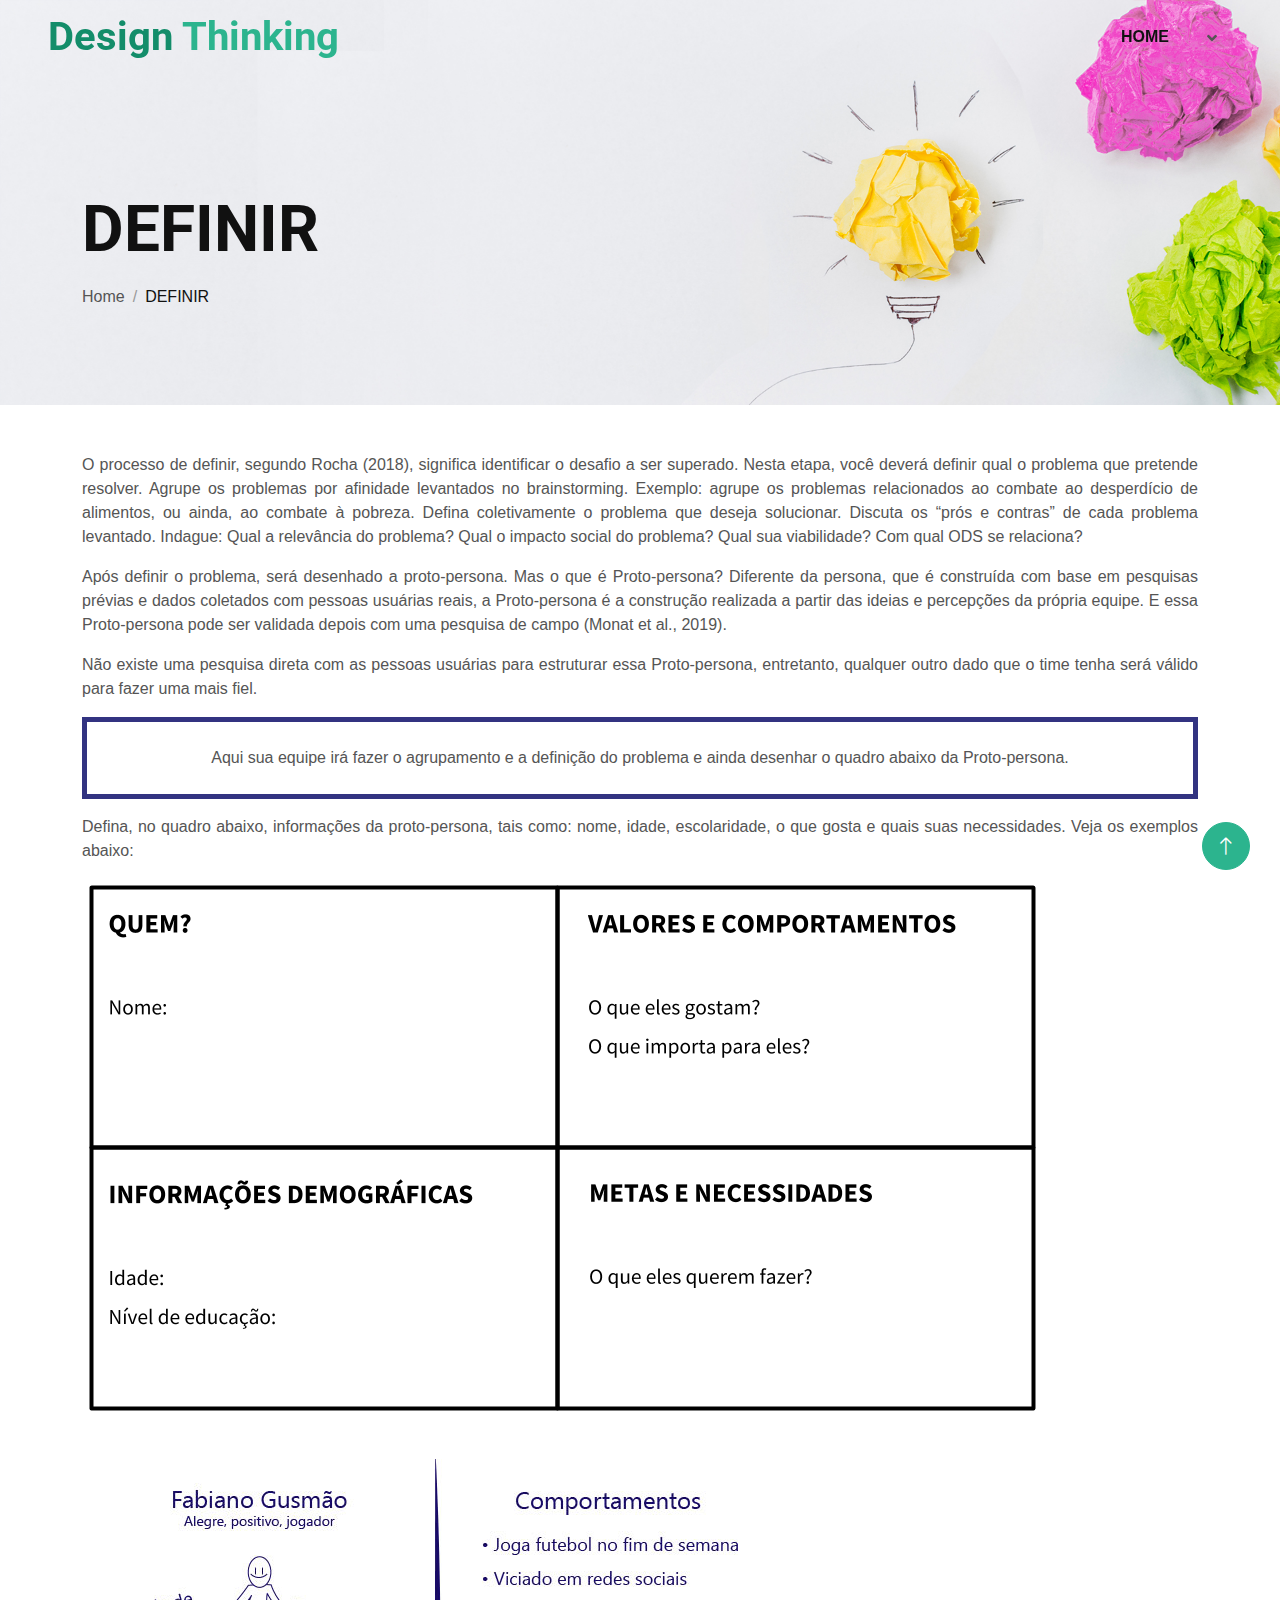
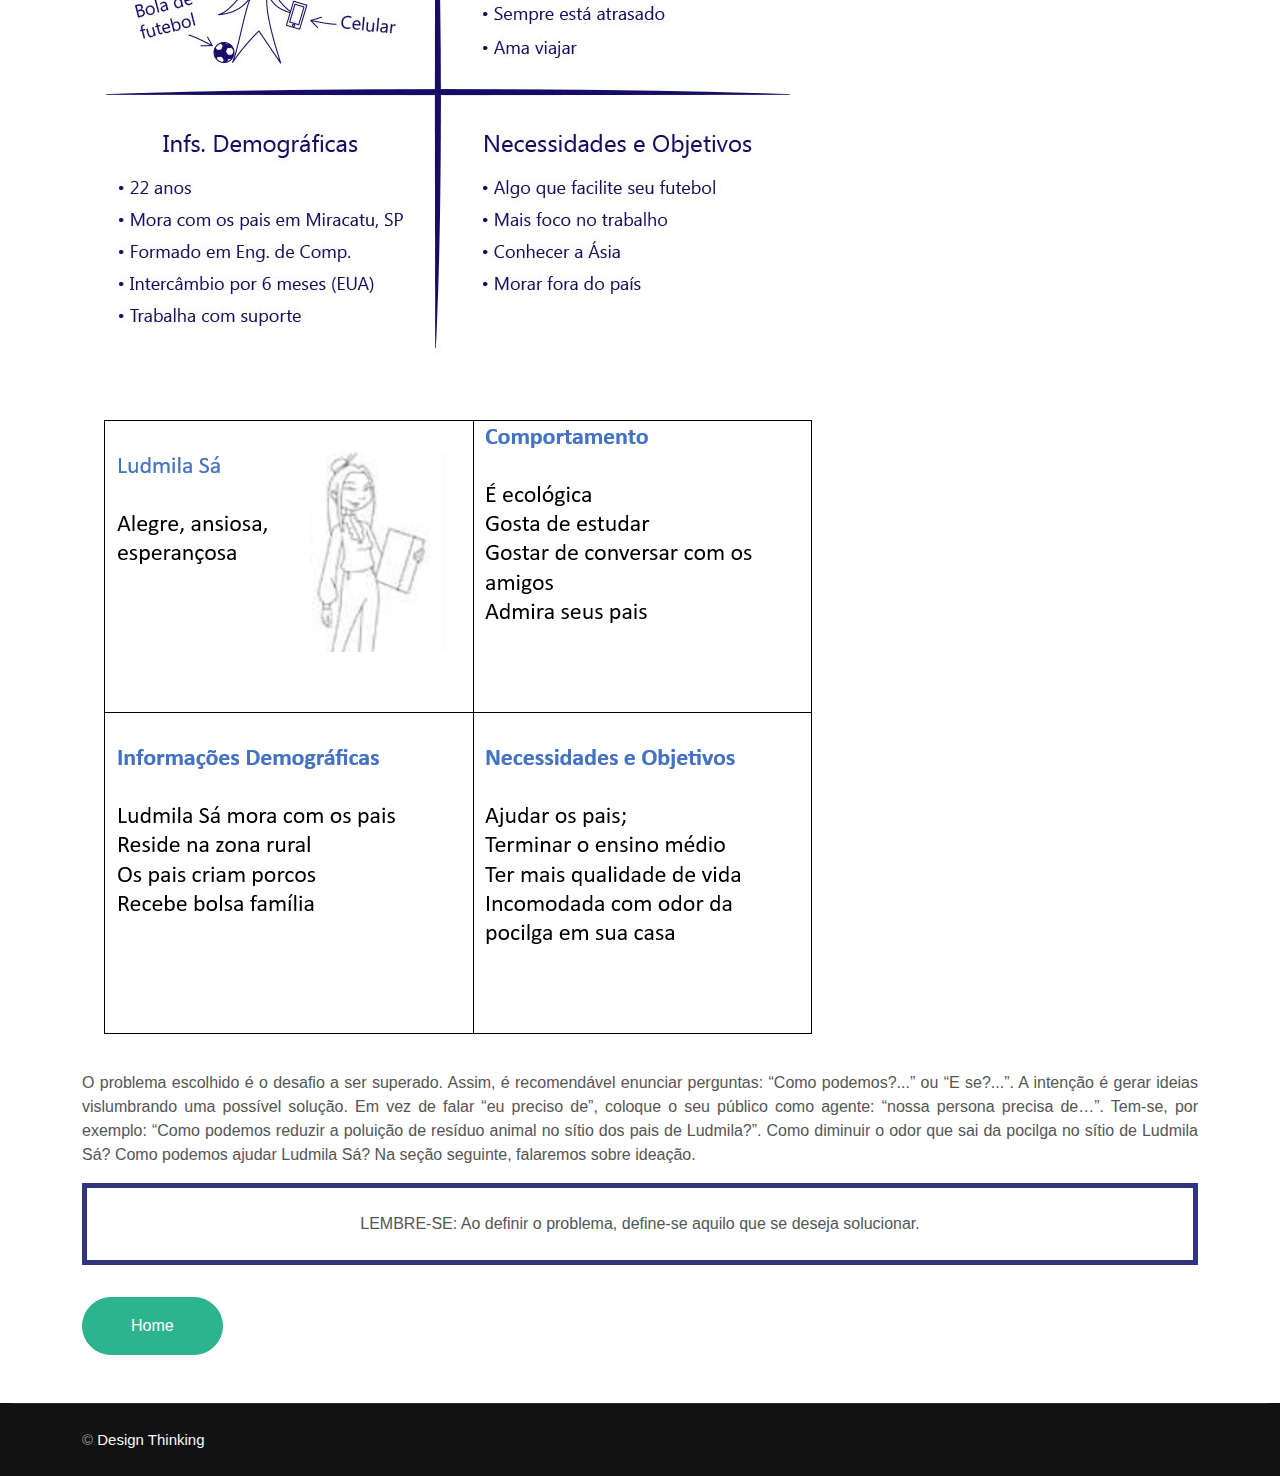
<file: definir.html>
<!DOCTYPE html>
<html lang="en">

<head>
    <meta charset="utf-8">
    <title>Design Thinking</title>
    <meta content="width=device-width, initial-scale=1.0" name="viewport">
    <meta content="" name="keywords">
    <meta content="" name="description">

    <!-- Favicon -->
    <link rel="shortcut icon" type="image/x-icon" href="img/logo.ico">

    <!-- Google Web Fonts -->
    <link rel="preconnect" href="https://fonts.googleapis.com">
    <link rel="preconnect" href="https://fonts.gstatic.com" crossorigin>
    <link href="https://fonts.googleapis.com/css2?family=Roboto:ital,wght@0,100;0,300;0,500;0,700;0,900;1,100;1,300&display=swap" rel="stylesheet">



    <!-- Icon Font Stylesheet -->
    <link href="https://cdnjs.cloudflare.com/ajax/libs/font-awesome/5.10.0/css/all.min.css" rel="stylesheet">
    <link href="https://cdn.jsdelivr.net/npm/bootstrap-icons@1.4.1/font/bootstrap-icons.css" rel="stylesheet">

    <!-- Libraries Stylesheet -->
    <link href="lib/animate/animate.min.css" rel="stylesheet">
    <link href="lib/owlcarousel/assets/owl.carousel.min.css" rel="stylesheet">

    <!-- Customized Bootstrap Stylesheet -->
    <link href="css/bootstrap.min.css" rel="stylesheet">

    <!-- Template Stylesheet -->
    <link href="css/style.css" rel="stylesheet">
</head>

<body>
    
    <!-- Spinner Start -->
    <div id="spinner" class="show bg-white position-fixed translate-middle w-100 vh-100 top-50 start-50 d-flex align-items-center justify-content-center">
        <div class="spinner-border text-primary" role="status"></div>
    </div>
    <!-- Spinner End -->


    <!-- Navbar Start -->
    <div class="container-fluid fixed-top px-0 wow fadeIn" data-wow-delay="0.1s">
     

        <nav class="navbar navbar-expand-lg navbar-light py-lg-0 px-lg-5 wow fadeIn" data-wow-delay="0.1s">
            <a href="index.html" class="navbar-brand ms-4 ms-lg-0">
                <h1 class="fw-bold  m-0" style="color: #138d6a;">Design <span style="color: #2cb48e;">Thinking</span></h1>
            </a>
            <button type="button" class="navbar-toggler me-4" data-bs-toggle="collapse" data-bs-target="#navbarCollapse">
                <span class="navbar-toggler-icon"></span>
            </button>
            <div class="collapse navbar-collapse" id="navbarCollapse">
                <div class="navbar-nav ms-auto p-4 p-lg-0">
                    <a href="index.html" class="nav-item nav-link active" style="font-weight: bold;">HOME</a>
                    <!-- <a href="docs/produto.pdf" target="_blank" class="nav-item nav-link active" style="font-weight: bold;">PRODUTO</a> -->
                    <div class="nav-item dropdown">
                        <a href="#" class="nav-link dropdown-toggle" data-bs-toggle="dropdown"></a>
                        <div class="dropdown-menu m-0">
                            <a href="tcc.html" class="dropdown-item">O TCC</a>
                            <a href="teorica.html" class="dropdown-item">A Importância da Fundamentação Teórica</a>
                            <a href="ods.html" class="dropdown-item">ODS</a>
                            <a href="metodologia.html" class="dropdown-item">Metodologia Design Thinking</a>
                            <a href="empatizar.html" class="dropdown-item">Empatizar</a>
                            <a href="#" class="dropdown-item">Definir</a>
                            <a href="idear.html" class="dropdown-item">Idear</a>
                            <a href="prototipar.html" class="dropdown-item">Prototipar</a>
                            <a href="testar.html" class="dropdown-item">Testar Pitch</a>
                        </div>
                    </div>
                   
                </div>
               
            </div>
        </nav>
    </div>


    <!-- CONTENT -->

       <!-- Page Header Start -->
       <div class="container-fluid page-header-tcc wow fadeIn" data-wow-delay="0.1s">
        <div class="container">
            <h1 class="display-3 mb-3 animated slideInDown">DEFINIR</h1>
            <nav aria-label="breadcrumb animated slideInDown">
                <ol class="breadcrumb mb-0">
                    <li class="breadcrumb-item"><a class="text-body" href="index.html">Home</a></li>
                    <li class="breadcrumb-item text-dark active" aria-current="page">DEFINIR</li>
                </ol>
            </nav>
        </div>
    </div>
    <!-- Page Header End -->


    <!-- 404 Start -->
    <div class="container-xxl py-5 ">
        <div class="container text-center">
            <div class="row justify-content-center">
                <div class="col-lg-12" style="text-align: justify;">
                   
                    
                    <p>O processo de definir, segundo Rocha (2018), significa identificar o desafio a ser superado. Nesta etapa, você deverá definir qual o problema que pretende resolver. Agrupe os problemas por afinidade levantados no brainstorming. Exemplo: agrupe os problemas relacionados ao combate ao desperdício de alimentos, ou ainda, ao combate à pobreza. Defina coletivamente o problema que deseja solucionar. Discuta os “prós e contras” de cada problema levantado. Indague: Qual a relevância do problema? Qual o impacto social do problema? Qual sua viabilidade? Com qual ODS se relaciona? </p>
                    <p>Após definir o problema, será desenhado a proto-persona. Mas o que é Proto-persona? Diferente da persona, que é construída com base em pesquisas prévias e dados coletados com pessoas usuárias reais, a Proto-persona é a construção realizada a partir das ideias e percepções da própria equipe. E essa Proto-persona pode ser validada depois com uma pesquisa de campo (Monat et al., 2019). </p>
                    <p>Não existe uma pesquisa direta com as pessoas usuárias para estruturar essa Proto-persona, entretanto, qualquer outro dado que o time tenha será válido para fazer uma mais fiel.</p>
                    
                    <p class="p-4 text-center" style="border:  5px solid rgb(50, 51, 129);">Aqui sua equipe irá fazer o agrupamento e a definição do problema e ainda desenhar o quadro abaixo da Proto-persona.</p>

                    <p>Defina, no quadro abaixo, informações da proto-persona, tais como: nome, idade, escolaridade, o que gosta e quais suas necessidades. Veja os exemplos abaixo:</p>


                    <p><img src="img/definir01.png" alt="" style="max-height: 30%; max-width: 100%;" ></p>
                    <p><img src="img/definir02.png" alt="" style="max-height: 30%; max-width: 100%;" ></p>
                    <p><img src="img/definir03.png" alt="" style="max-height: 30%; max-width: 100%;" ></p>

                    <p>O problema escolhido é o desafio a ser superado. Assim, é recomendável enunciar perguntas: “Como podemos?...” ou “E se?...”. A intenção é gerar ideias vislumbrando uma possível solução. Em vez de falar “eu preciso de”, coloque o seu público como agente: “nossa persona precisa de…”. Tem-se, por exemplo: “Como podemos reduzir a poluição de resíduo animal no sítio dos pais de Ludmila?”. Como diminuir o odor que sai da pocilga no sítio de Ludmila Sá? Como podemos ajudar Ludmila Sá?  Na seção seguinte, falaremos sobre ideação. </p>
                    
                    <p class="p-4 text-center" style="border:  5px solid rgb(50, 51, 129);">LEMBRE-SE: Ao definir o problema, define-se aquilo que se deseja solucionar. 
                       </p>
                    
                   

                    <a class="btn btn-primary rounded-pill py-3 px-5 mt-3" href="index.html">Home</a>
                </div>
            </div>
        </div>
    </div>
    <!-- 404 End -->

    <!-- CONTENT END -->














    <!-- Footer Start -->
    <div class="container-fluid bg-dark footer">
   
            <div class="container-fluid copyright">
                <div class="container">
                    <div class="row">
                        <div class="col-md-6 text-center text-md-start mb-3 mb-md-0">
                            &copy; <a href="#">Design Thinking</a>
                        </div>
                    </div>
                </div>
            </div>
    </div>
    <!-- Footer End -->
    
    
    <!-- Back to Top -->
    <a href="#" class="btn btn-lg btn-primary btn-lg-square rounded-circle back-to-top"><i class="bi bi-arrow-up"></i></a>
    
    
        <!-- JavaScript Libraries -->
        <script src="https://code.jquery.com/jquery-3.4.1.min.js"></script>
        <script src="https://cdn.jsdelivr.net/npm/bootstrap@5.0.0/dist/js/bootstrap.bundle.min.js"></script>
        <script src="lib/wow/wow.min.js"></script>
        <script src="lib/easing/easing.min.js"></script>
        <script src="lib/waypoints/waypoints.min.js"></script>
        <script src="lib/owlcarousel/owl.carousel.min.js"></script>
    
        <!-- Template Javascript -->
        <script src="js/main.js"></script>
    </body>
    
    </html>
</file>
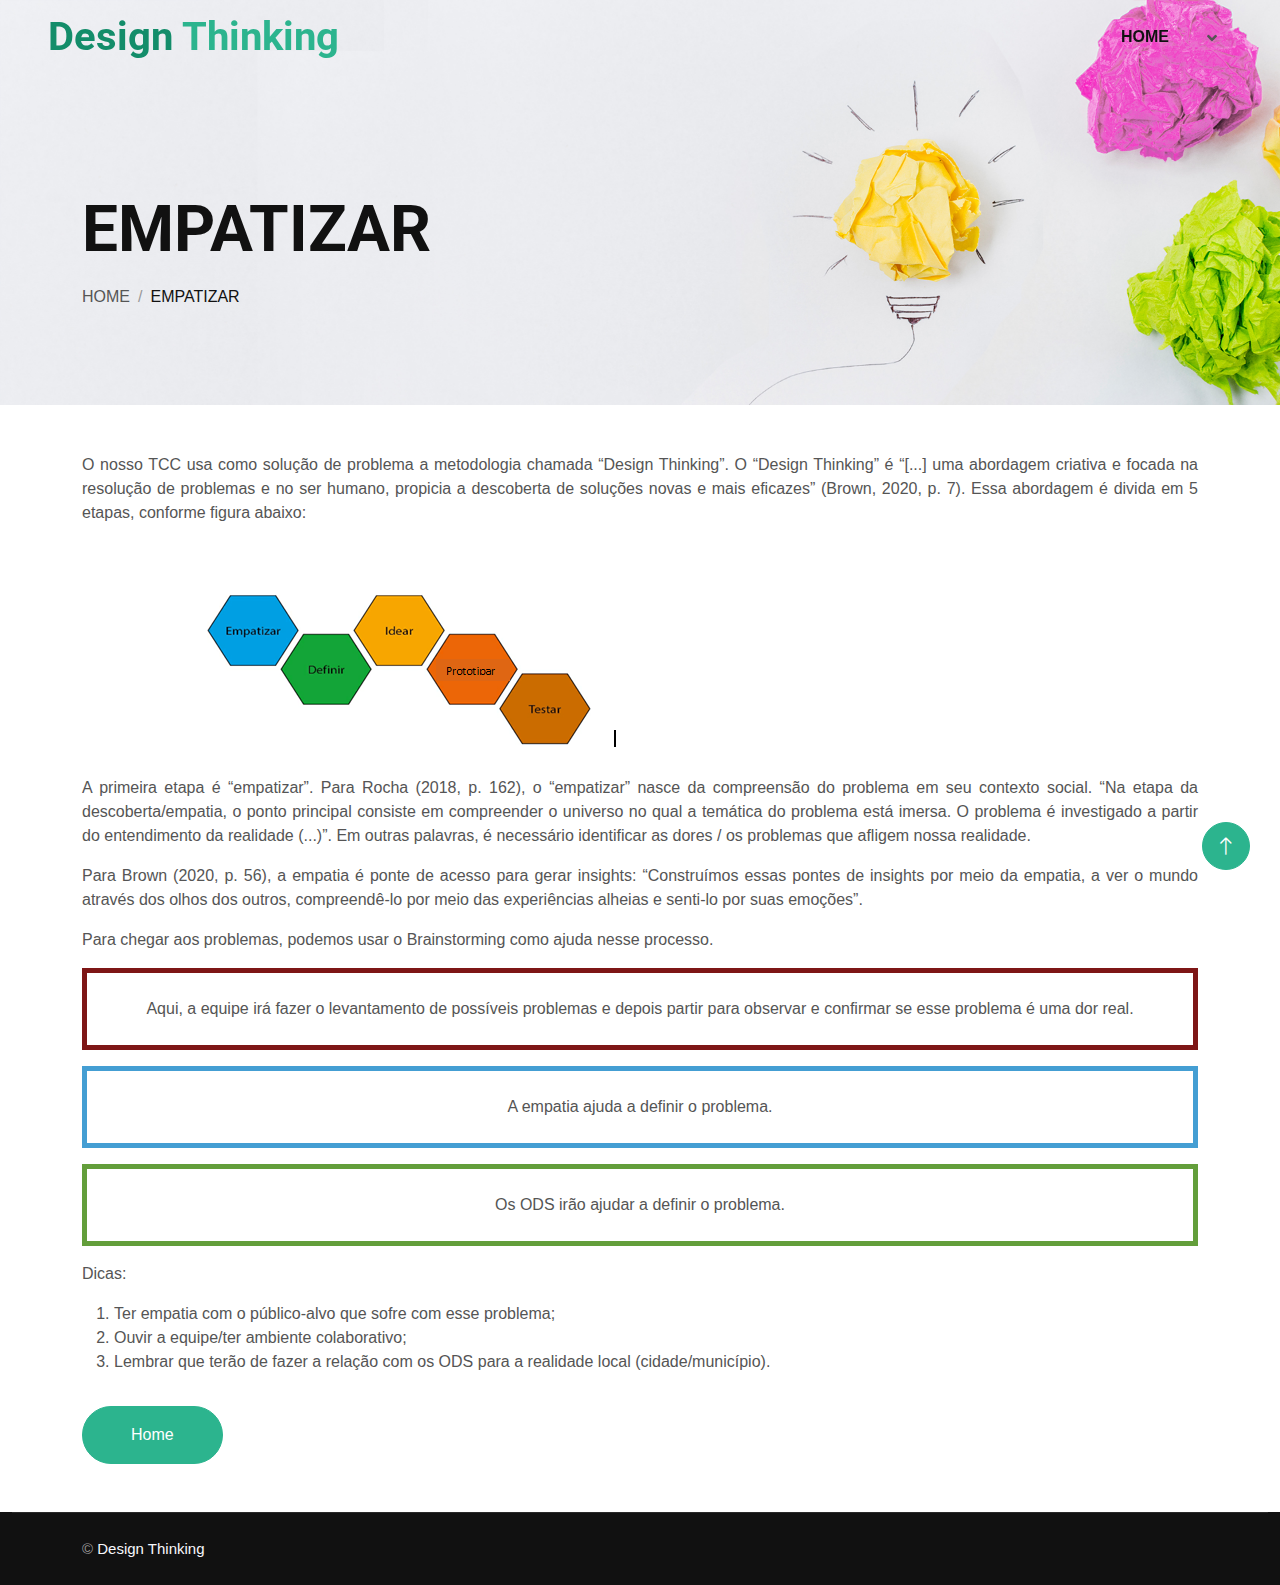
<file: empatizar.html>
<!DOCTYPE html>
<html lang="en">

<head>
    <meta charset="utf-8">
    <title>Design Thinking</title>
    <meta content="width=device-width, initial-scale=1.0" name="viewport">
    <meta content="" name="keywords">
    <meta content="" name="description">

    <!-- Favicon -->
    <link rel="shortcut icon" type="image/x-icon" href="img/logo.ico">

    <!-- Google Web Fonts -->
    <link rel="preconnect" href="https://fonts.googleapis.com">
    <link rel="preconnect" href="https://fonts.gstatic.com" crossorigin>
    <link href="https://fonts.googleapis.com/css2?family=Roboto:ital,wght@0,100;0,300;0,500;0,700;0,900;1,100;1,300&display=swap" rel="stylesheet">



    <!-- Icon Font Stylesheet -->
    <link href="https://cdnjs.cloudflare.com/ajax/libs/font-awesome/5.10.0/css/all.min.css" rel="stylesheet">
    <link href="https://cdn.jsdelivr.net/npm/bootstrap-icons@1.4.1/font/bootstrap-icons.css" rel="stylesheet">

    <!-- Libraries Stylesheet -->
    <link href="lib/animate/animate.min.css" rel="stylesheet">
    <link href="lib/owlcarousel/assets/owl.carousel.min.css" rel="stylesheet">

    <!-- Customized Bootstrap Stylesheet -->
    <link href="css/bootstrap.min.css" rel="stylesheet">

    <!-- Template Stylesheet -->
    <link href="css/style.css" rel="stylesheet">
</head>

<body>
    
    <!-- Spinner Start -->
    <div id="spinner" class="show bg-white position-fixed translate-middle w-100 vh-100 top-50 start-50 d-flex align-items-center justify-content-center">
        <div class="spinner-border text-primary" role="status"></div>
    </div>
    <!-- Spinner End -->


    <!-- Navbar Start -->
    <div class="container-fluid fixed-top px-0 wow fadeIn" data-wow-delay="0.1s">
     

        <nav class="navbar navbar-expand-lg navbar-light py-lg-0 px-lg-5 wow fadeIn" data-wow-delay="0.1s">
            <a href="index.html" class="navbar-brand ms-4 ms-lg-0">
                <h1 class="fw-bold  m-0" style="color: #138d6a;">Design <span style="color: #2cb48e;">Thinking</span></h1>
            </a>
            <button type="button" class="navbar-toggler me-4" data-bs-toggle="collapse" data-bs-target="#navbarCollapse">
                <span class="navbar-toggler-icon"></span>
            </button>
            <div class="collapse navbar-collapse" id="navbarCollapse">
                <div class="navbar-nav ms-auto p-4 p-lg-0">
                    <a href="index.html" class="nav-item nav-link active" style="font-weight: bold;">HOME</a>
                    <!-- <a href="docs/produto.pdf" target="_blank" class="nav-item nav-link active" style="font-weight: bold;">PRODUTO</a> -->
                    <div class="nav-item dropdown">
                        <a href="#" class="nav-link dropdown-toggle" data-bs-toggle="dropdown"></a>
                        <div class="dropdown-menu m-0">
                            <a href="#" class="dropdown-item">O TCC</a>
                            <a href="teorica.html" class="dropdown-item">A Importância da Fundamentação Teórica</a>
                            <a href="ods.html" class="dropdown-item">ODS</a>
                            <a href="metodologia.html" class="dropdown-item">Metodologia Design Thinking</a>
                            <a href="#" class="dropdown-item">Empatizar</a>
                            <a href="definir.html" class="dropdown-item">Definir</a>
                            <a href="idear.html" class="dropdown-item">Idear</a>
                            <a href="prototipar.html" class="dropdown-item">Prototipar</a>
                            <a href="testar.html" class="dropdown-item">Testar Pitch</a>
                        </div>
                    </div>
                   
                </div>
               
            </div>
        </nav>
    </div>


    <!-- CONTENT -->

       <!-- Page Header Start -->
       <div class="container-fluid page-header-tcc wow fadeIn" data-wow-delay="0.1s">
        <div class="container">
            <h1 class="display-3 mb-3 animated slideInDown">EMPATIZAR</h1>
            <nav aria-label="breadcrumb animated slideInDown">
                <ol class="breadcrumb mb-0">
                    <li class="breadcrumb-item"><a class="text-body" href="index.html">HOME</a></li>
                    <li class="breadcrumb-item text-dark active" aria-current="page">EMPATIZAR</li>
                </ol>
            </nav>
        </div>
    </div>
    <!-- Page Header End -->


    <!-- 404 Start -->
    <div class="container-xxl py-5 ">
        <div class="container text-center">
            <div class="row justify-content-center">
                <div class="col-lg-12" style="text-align: justify;">
                   
                    <p class="">O nosso TCC usa como solução de problema a metodologia chamada “Design Thinking”. O “Design Thinking” é “[...] uma abordagem criativa e focada na resolução de problemas e no ser humano, propicia a descoberta de soluções novas e mais eficazes” (Brown, 2020, p. 7). Essa abordagem é divida em 5 etapas, conforme figura abaixo:</p>
                    
                    <img src="img/empatizarimg.png" alt="" style="max-height: 30%; max-width: 100%;" >

                    <p>A primeira etapa é “empatizar”. Para Rocha (2018, p. 162), o “empatizar” nasce da compreensão do problema em seu contexto social. “Na etapa da descoberta/empatia, o ponto principal consiste em compreender o universo no qual a temática do problema está imersa. O problema é investigado a partir do entendimento da realidade (...)”. Em outras palavras, é necessário identificar as dores / os problemas que afligem nossa realidade. </p>
                    <p>Para Brown (2020, p. 56), a empatia é ponte de acesso para gerar insights: “Construímos essas pontes de insights por meio da empatia, a ver o mundo através dos olhos dos outros, compreendê-lo por meio das experiências alheias e senti-lo por suas emoções”.</p>
                    <p>Para chegar aos problemas, podemos usar o Brainstorming  como ajuda nesse processo.</p>
                    
                  
                    <p class="p-4 text-center" style="border:  5px solid rgb(126, 22, 22);">Aqui, a equipe irá fazer o levantamento de possíveis problemas e depois partir para observar e confirmar se esse problema é uma dor real.</p>
                    <p class="p-4 text-center" style="border:  5px solid rgb(68, 158, 211);">A empatia ajuda a definir o problema.</p>
                    <p class="p-4 text-center" style="border:  5px solid rgb(99, 158, 59);">Os ODS irão ajudar a definir o problema.</p>
                   
                    <p>Dicas:</p>

                    <ol>
                        <li>Ter empatia com o público-alvo que sofre com esse problema;</li>
                        <li>Ouvir a equipe/ter ambiente colaborativo;</li>
                        <li>Lembrar que terão de fazer a relação com os ODS para a realidade local (cidade/município).</li>
                    </ol>

                    <a class="btn btn-primary rounded-pill py-3 px-5 mt-3" href="index.html">Home</a>
                </div>
            </div>
        </div>
    </div>
    <!-- 404 End -->

    <!-- CONTENT END -->














    <!-- Footer Start -->
    <div class="container-fluid bg-dark footer">
   
            <div class="container-fluid copyright">
                <div class="container">
                    <div class="row">
                        <div class="col-md-6 text-center text-md-start mb-3 mb-md-0">
                            &copy; <a href="#">Design Thinking</a>
                        </div>
                    </div>
                </div>
            </div>
    </div>
    <!-- Footer End -->
    
    
    <!-- Back to Top -->
    <a href="#" class="btn btn-lg btn-primary btn-lg-square rounded-circle back-to-top"><i class="bi bi-arrow-up"></i></a>
    
    
        <!-- JavaScript Libraries -->
        <script src="https://code.jquery.com/jquery-3.4.1.min.js"></script>
        <script src="https://cdn.jsdelivr.net/npm/bootstrap@5.0.0/dist/js/bootstrap.bundle.min.js"></script>
        <script src="lib/wow/wow.min.js"></script>
        <script src="lib/easing/easing.min.js"></script>
        <script src="lib/waypoints/waypoints.min.js"></script>
        <script src="lib/owlcarousel/owl.carousel.min.js"></script>
    
        <!-- Template Javascript -->
        <script src="js/main.js"></script>
    </body>
    
    </html>
</file>
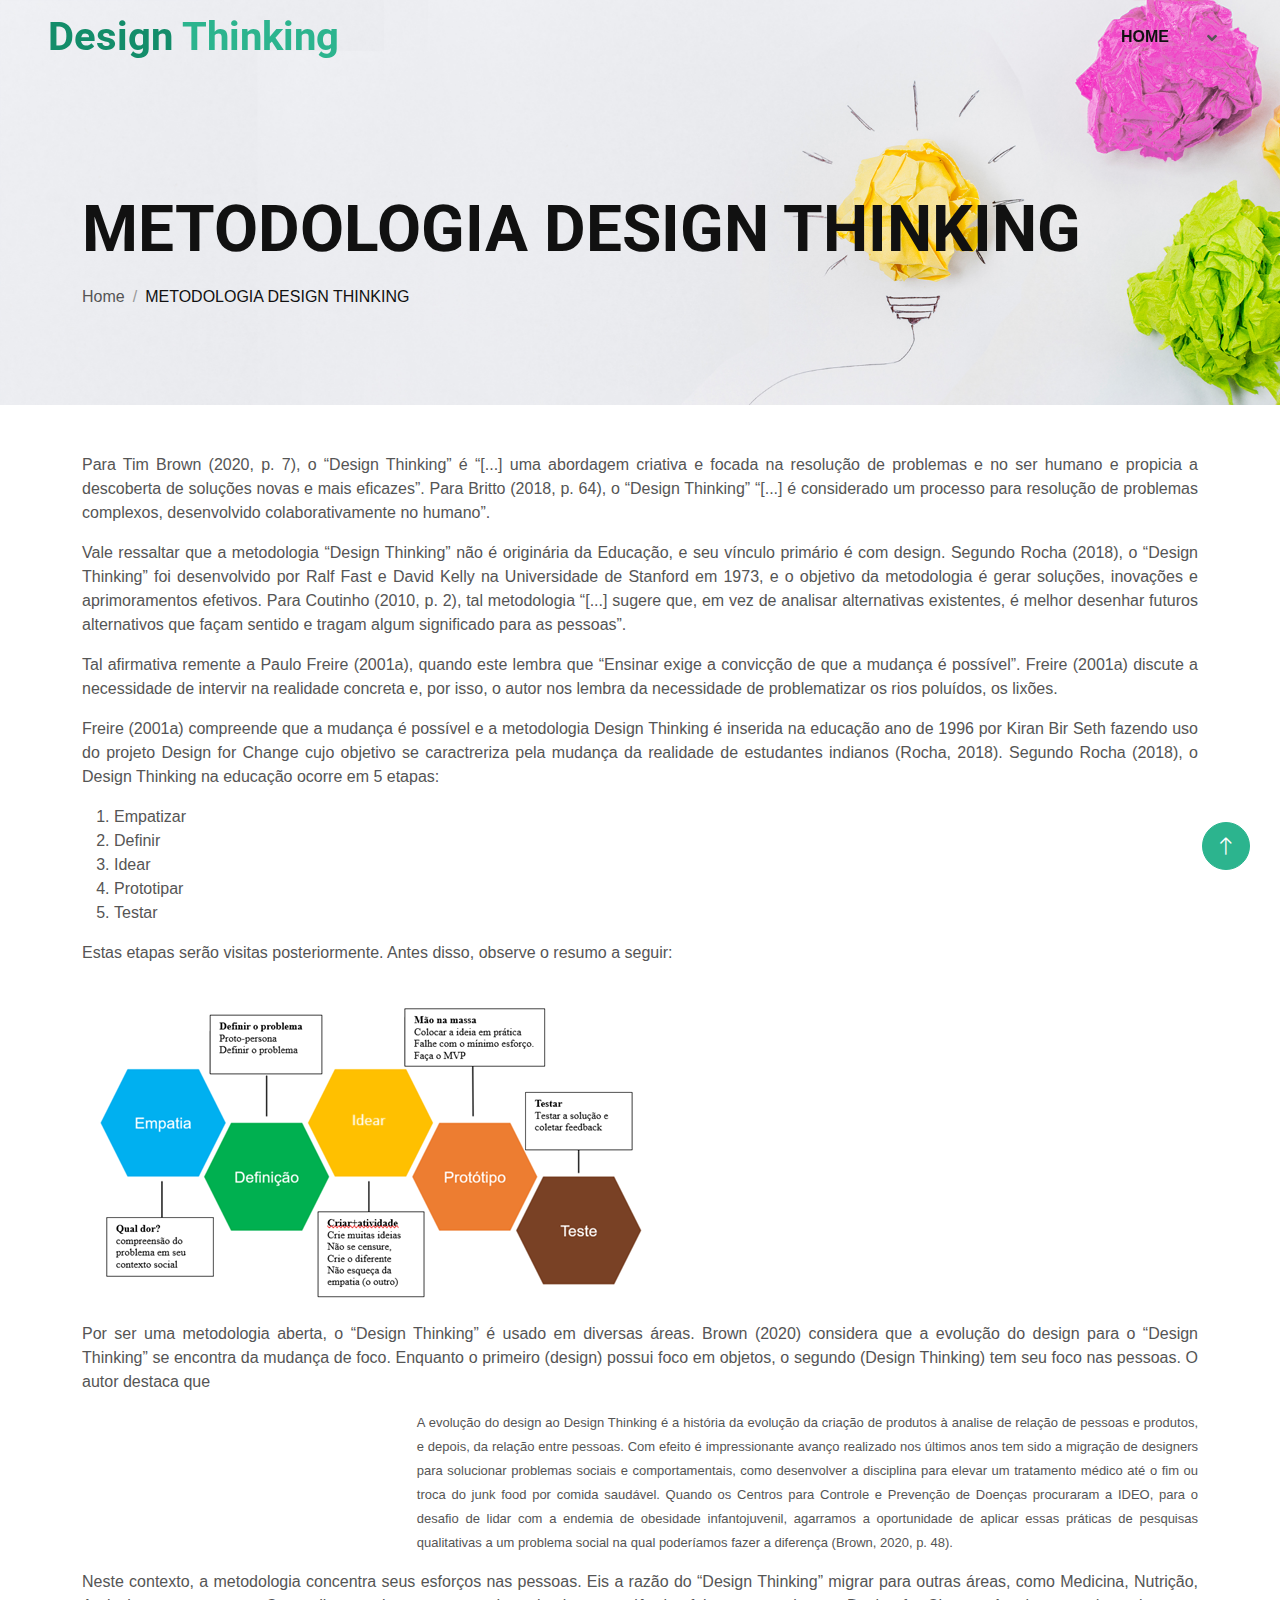
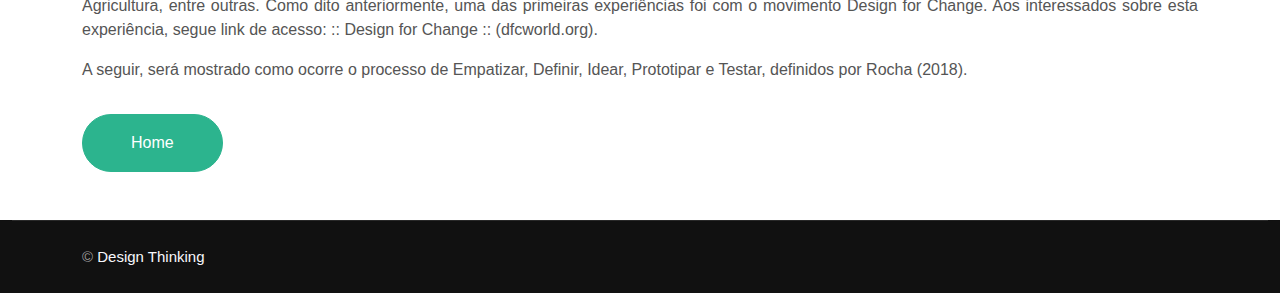
<file: metodologia.html>
<!DOCTYPE html>
<html lang="en">

<head>
    <meta charset="utf-8">
    <title>Design Thinking</title>
    <meta content="width=device-width, initial-scale=1.0" name="viewport">
    <meta content="" name="keywords">
    <meta content="" name="description">

    <!-- Favicon -->
    <link rel="shortcut icon" type="image/x-icon" href="img/logo.ico">

    <!-- Google Web Fonts -->
    <link rel="preconnect" href="https://fonts.googleapis.com">
    <link rel="preconnect" href="https://fonts.gstatic.com" crossorigin>
    <link href="https://fonts.googleapis.com/css2?family=Roboto:ital,wght@0,100;0,300;0,500;0,700;0,900;1,100;1,300&display=swap" rel="stylesheet">



    <!-- Icon Font Stylesheet -->
    <link href="https://cdnjs.cloudflare.com/ajax/libs/font-awesome/5.10.0/css/all.min.css" rel="stylesheet">
    <link href="https://cdn.jsdelivr.net/npm/bootstrap-icons@1.4.1/font/bootstrap-icons.css" rel="stylesheet">

    <!-- Libraries Stylesheet -->
    <link href="lib/animate/animate.min.css" rel="stylesheet">
    <link href="lib/owlcarousel/assets/owl.carousel.min.css" rel="stylesheet">

    <!-- Customized Bootstrap Stylesheet -->
    <link href="css/bootstrap.min.css" rel="stylesheet">

    <!-- Template Stylesheet -->
    <link href="css/style.css" rel="stylesheet">
</head>

<body>
    
    <!-- Spinner Start -->
    <div id="spinner" class="show bg-white position-fixed translate-middle w-100 vh-100 top-50 start-50 d-flex align-items-center justify-content-center">
        <div class="spinner-border text-primary" role="status"></div>
    </div>
    <!-- Spinner End -->


    <!-- Navbar Start -->
    <div class="container-fluid fixed-top px-0 wow fadeIn" data-wow-delay="0.1s">
     

        <nav class="navbar navbar-expand-lg navbar-light py-lg-0 px-lg-5 wow fadeIn" data-wow-delay="0.1s">
            <a href="index.html" class="navbar-brand ms-4 ms-lg-0">
                <h1 class="fw-bold  m-0" style="color: #138d6a;">Design <span style="color: #2cb48e;">Thinking</span></h1>
            </a>
            <button type="button" class="navbar-toggler me-4" data-bs-toggle="collapse" data-bs-target="#navbarCollapse">
                <span class="navbar-toggler-icon"></span>
            </button>
            <div class="collapse navbar-collapse" id="navbarCollapse">
                <div class="navbar-nav ms-auto p-4 p-lg-0">
                    <a href="index.html" class="nav-item nav-link active" style="font-weight: bold;">HOME</a>
                    <!-- <a href="docs/produto.pdf" target="_blank" class="nav-item nav-link active" style="font-weight: bold;">PRODUTO</a> -->
                    <div class="nav-item dropdown">
                        <a href="#" class="nav-link dropdown-toggle" data-bs-toggle="dropdown"></a>
                        <div class="dropdown-menu m-0">
                            <a href="tcc.html" class="dropdown-item">O TCC</a>
                            <a href="teorica.html" class="dropdown-item">A Importância da Fundamentação Teórica</a>
                            <a href="ods.html" class="dropdown-item">ODS</a>
                            <a href="#" class="dropdown-item">Metodologia Design Thinking</a>
                            <a href="empatizar.html" class="dropdown-item">Empatizar</a>
                            <a href="definir.html" class="dropdown-item">Definir</a>
                            <a href="idear.html" class="dropdown-item">Idear</a>
                            <a href="prototipar.html" class="dropdown-item">Prototipar</a>
                            <a href="testar.html" class="dropdown-item">Testar Pitch</a>
                        </div>
                    </div>
                   
                </div>
               
            </div>
        </nav>
    </div>


    <!-- CONTENT -->

       <!-- Page Header Start -->
       <div class="container-fluid page-header-tcc wow fadeIn" data-wow-delay="0.1s">
        <div class="container">
            <h1 class="display-3 mb-3 animated slideInDown">METODOLOGIA DESIGN THINKING</h1>
            <nav aria-label="breadcrumb animated slideInDown">
                <ol class="breadcrumb mb-0">
                    <li class="breadcrumb-item"><a class="text-body" href="index.html">Home</a></li>
                    <li class="breadcrumb-item text-dark active" aria-current="page">METODOLOGIA DESIGN THINKING</li>
                </ol>
            </nav>
        </div>
    </div>
    <!-- Page Header End -->


    <!-- 404 Start -->
    <div class="container-xxl py-5 ">
        <div class="container text-center">
            <div class="row justify-content-center">
                <div class="col-lg-12" style="text-align: justify;">
                   
                    <p class="">Para Tim Brown (2020, p. 7), o “Design Thinking” é “[...] uma abordagem criativa e focada na resolução de problemas e no ser humano e propicia a descoberta de soluções novas e mais eficazes”. Para Britto (2018, p. 64), o “Design Thinking” “[...] é considerado um processo para resolução de problemas complexos, desenvolvido colaborativamente no humano”.   </p>
                    
                    <p>Vale ressaltar que a metodologia “Design Thinking” não é originária da Educação, e seu vínculo primário é com design. Segundo Rocha (2018), o “Design Thinking” foi desenvolvido por Ralf Fast e David Kelly na Universidade de Stanford em 1973, e o objetivo da metodologia é gerar soluções, inovações e aprimoramentos efetivos. Para Coutinho (2010, p. 2), tal metodologia “[...] sugere que, em vez de analisar alternativas existentes, é melhor desenhar futuros alternativos que façam sentido e tragam algum significado para as pessoas”.  </p>
                    <p>Tal afirmativa remente a Paulo Freire (2001a), quando este lembra que “Ensinar exige a convicção de que a mudança é possível”. Freire (2001a) discute a necessidade de intervir na realidade concreta e, por isso, o autor nos lembra da necessidade de problematizar os rios poluídos, os lixões. </p>
                    <p>Freire (2001a) compreende que a mudança é possível e a metodologia Design Thinking é inserida na educação ano de 1996 por Kiran Bir Seth fazendo uso do projeto Design for Change cujo objetivo se caractreriza pela mudança da realidade de estudantes indianos (Rocha, 2018). Segundo Rocha (2018), o Design Thinking na educação ocorre em 5 etapas: </p>
                    <ol>
                        <li>Empatizar</li>
                        <li>Definir</li>
                        <li>Idear</li>
                        <li>Prototipar</li>
                        <li>Testar</li>
                    </ol>

                    <p>Estas etapas serão visitas posteriormente. Antes disso, observe o resumo a seguir:</p>



                    <img src="img/metodologiaimg.png" alt="" style="max-height: 30%; max-width: 100%;" >

                    <p>Por ser uma metodologia aberta, o “Design Thinking” é usado em diversas áreas. Brown (2020) considera que a evolução do design para o “Design Thinking” se encontra da mudança de foco. Enquanto o primeiro (design) possui foco em objetos, o segundo (Design Thinking) tem seu foco nas pessoas. O autor destaca que</p>
                    
                    <p style="margin-left: 30%;"><span style="font-size: small; ">A evolução do design ao Design Thinking é a história da evolução da criação de produtos  à analise de relação de pessoas e produtos, e depois, da relação entre pessoas. Com efeito é impressionante avanço realizado nos últimos anos tem sido a migração de designers para solucionar problemas sociais e comportamentais, como desenvolver a disciplina para elevar um tratamento médico até o fim ou troca do junk food por comida saudável. Quando os Centros para Controle e Prevenção de Doenças procuraram a IDEO, para o desafio de lidar com a endemia de obesidade infantojuvenil, agarramos a oportunidade de aplicar essas práticas de pesquisas qualitativas a um problema social na qual poderíamos fazer a diferença (Brown, 2020, p. 48). </span></p>

                    <p>Neste contexto, a metodologia concentra seus esforços nas pessoas. Eis a razão do “Design Thinking” migrar para outras áreas, como Medicina, Nutrição, Agricultura, entre outras. Como dito anteriormente, uma das primeiras experiências foi com o movimento Design for Change. Aos interessados sobre esta experiência, segue link de acesso: :: Design for Change :: (dfcworld.org). </p>
                    <p>A seguir, será mostrado como ocorre o processo de Empatizar, Definir, Idear, Prototipar e Testar, definidos por Rocha (2018).</p>


                    <a class="btn btn-primary rounded-pill py-3 px-5 mt-3" href="index.html">Home</a>
                </div>
            </div>
        </div>
    </div>
    <!-- 404 End -->

    <!-- CONTENT END -->














    <!-- Footer Start -->
    <div class="container-fluid bg-dark footer">
   
            <div class="container-fluid copyright">
                <div class="container">
                    <div class="row">
                        <div class="col-md-6 text-center text-md-start mb-3 mb-md-0">
                            &copy; <a href="#">Design Thinking</a>
                        </div>
                    </div>
                </div>
            </div>
    </div>
    <!-- Footer End -->
    
    
    <!-- Back to Top -->
    <a href="#" class="btn btn-lg btn-primary btn-lg-square rounded-circle back-to-top"><i class="bi bi-arrow-up"></i></a>
    
    
        <!-- JavaScript Libraries -->
        <script src="https://code.jquery.com/jquery-3.4.1.min.js"></script>
        <script src="https://cdn.jsdelivr.net/npm/bootstrap@5.0.0/dist/js/bootstrap.bundle.min.js"></script>
        <script src="lib/wow/wow.min.js"></script>
        <script src="lib/easing/easing.min.js"></script>
        <script src="lib/waypoints/waypoints.min.js"></script>
        <script src="lib/owlcarousel/owl.carousel.min.js"></script>
    
        <!-- Template Javascript -->
        <script src="js/main.js"></script>
    </body>
    
    </html>
</file>
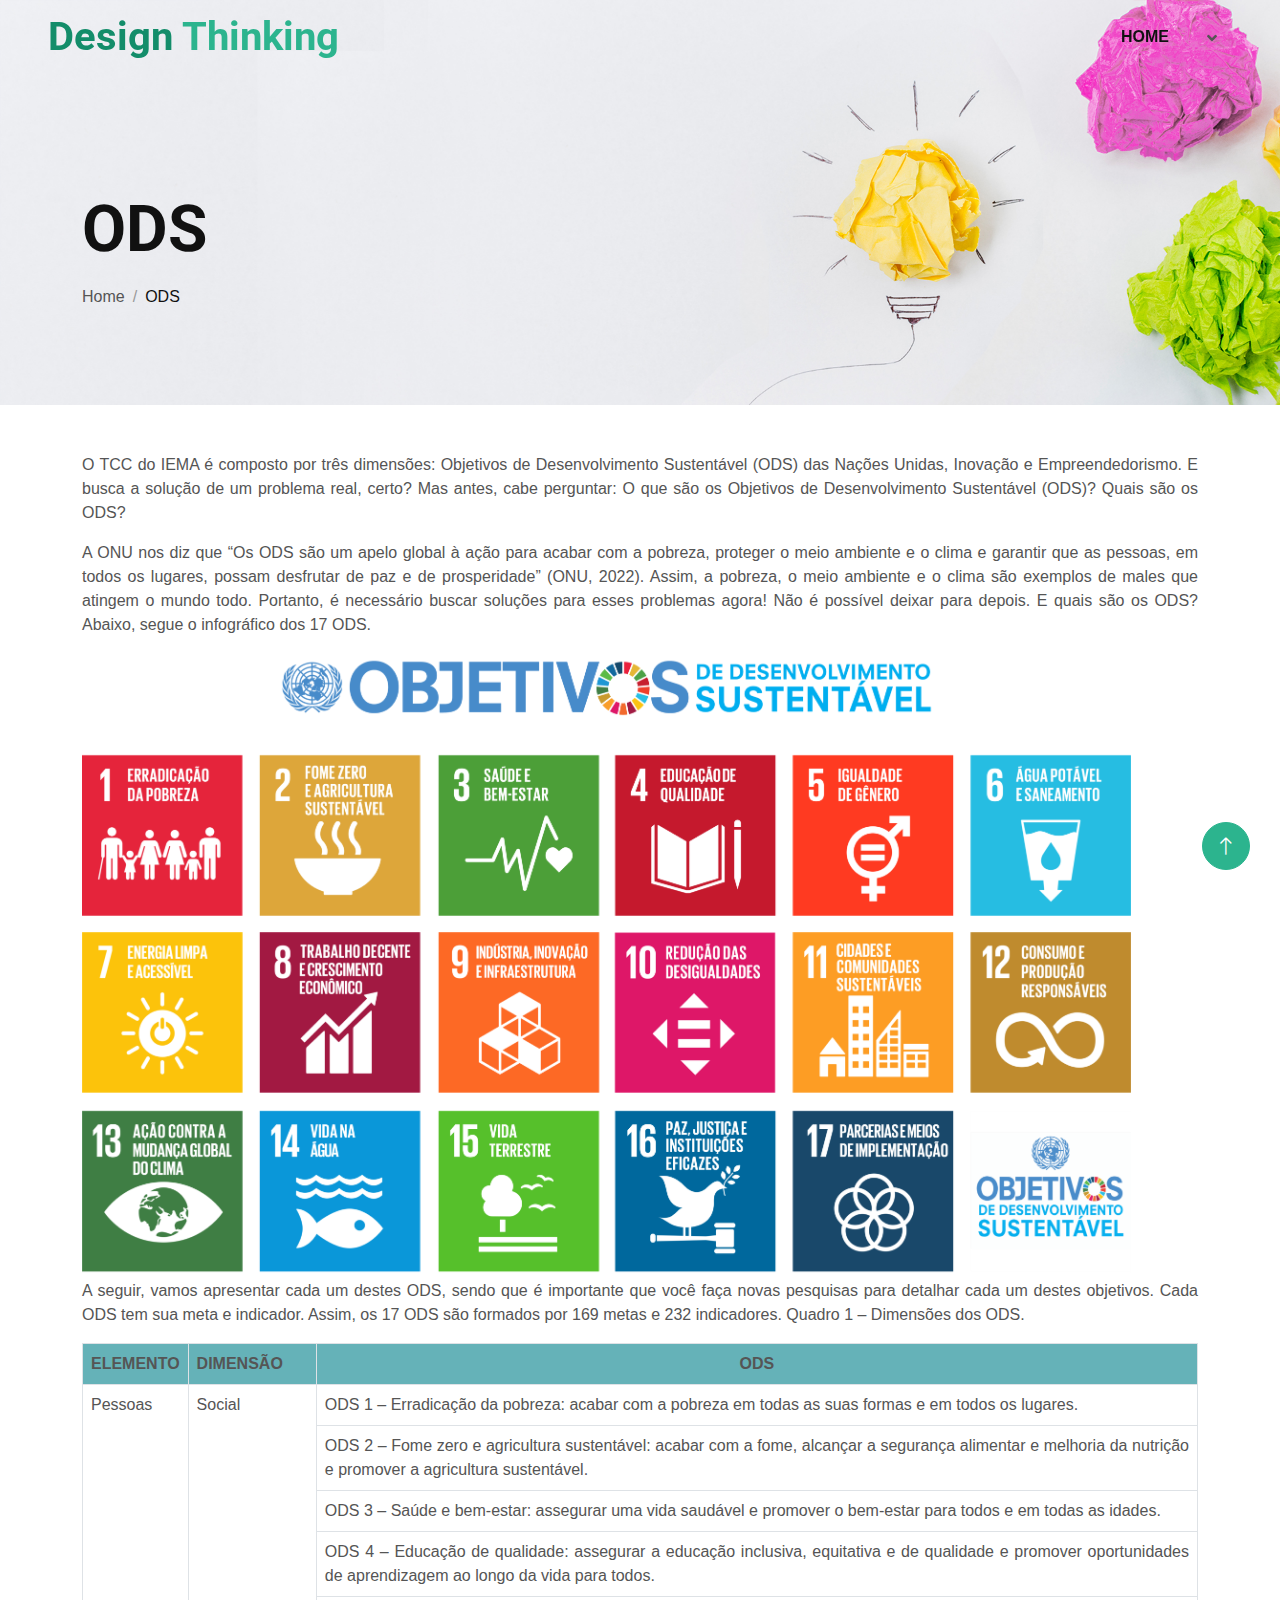
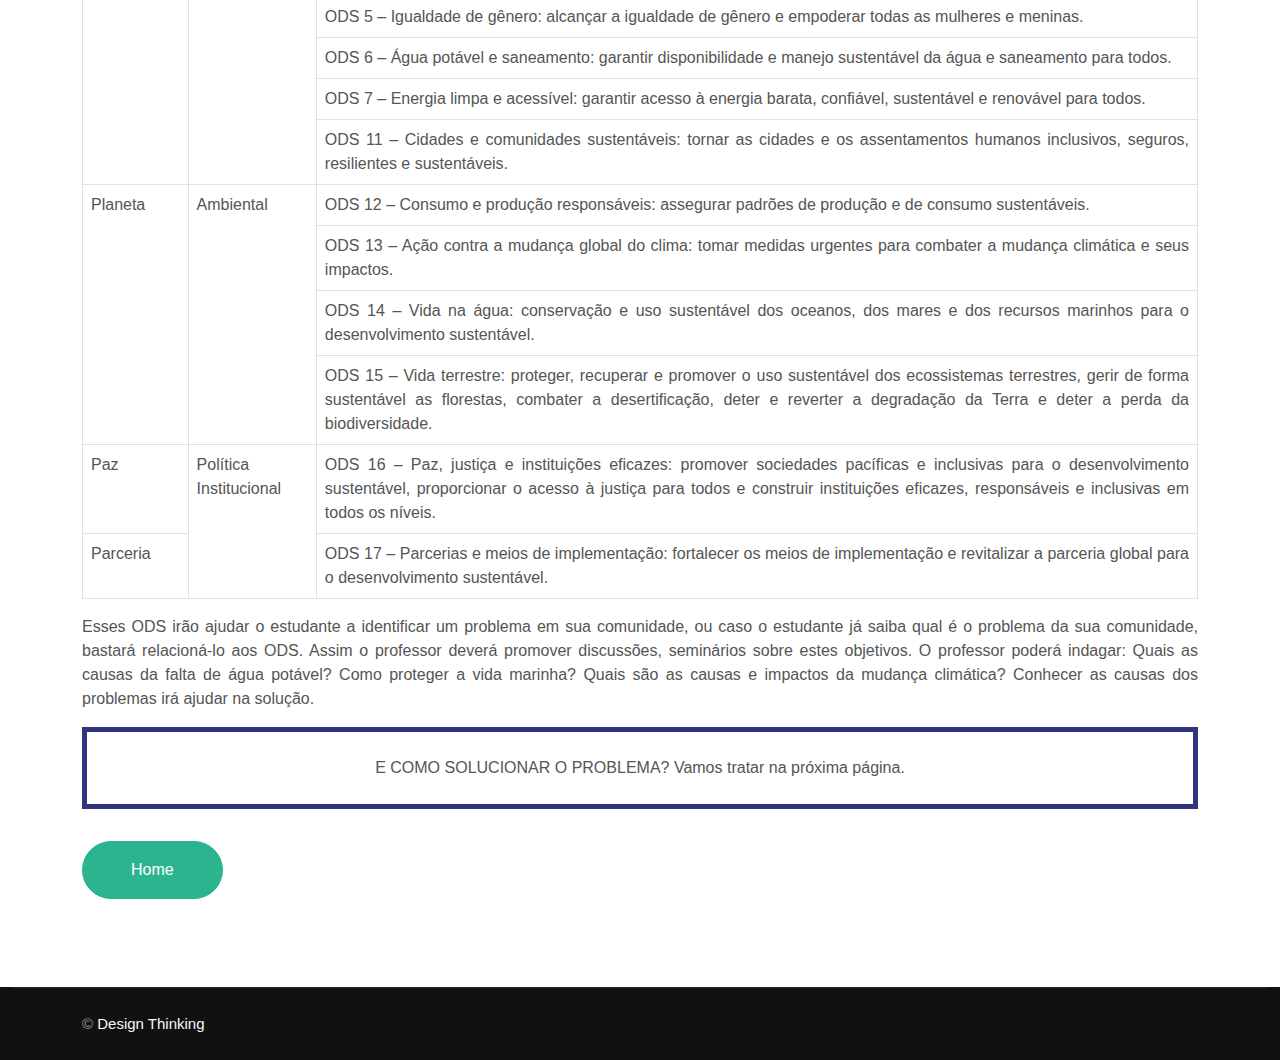
<file: ods.html>
<!DOCTYPE html>
<html lang="en">

<head>
    <meta charset="utf-8">
    <title>Design Thinking</title>
    <meta content="width=device-width, initial-scale=1.0" name="viewport">
    <meta content="" name="keywords">
    <meta content="" name="description">

    <!-- Favicon -->
    <link rel="shortcut icon" type="image/x-icon" href="img/logo.ico">

    <!-- Google Web Fonts -->
    <link rel="preconnect" href="https://fonts.googleapis.com">
    <link rel="preconnect" href="https://fonts.gstatic.com" crossorigin>
    <link href="https://fonts.googleapis.com/css2?family=Roboto:ital,wght@0,100;0,300;0,500;0,700;0,900;1,100;1,300&display=swap" rel="stylesheet">



    <!-- Icon Font Stylesheet -->
    <link href="https://cdnjs.cloudflare.com/ajax/libs/font-awesome/5.10.0/css/all.min.css" rel="stylesheet">
    <link href="https://cdn.jsdelivr.net/npm/bootstrap-icons@1.4.1/font/bootstrap-icons.css" rel="stylesheet">

    <!-- Libraries Stylesheet -->
    <link href="lib/animate/animate.min.css" rel="stylesheet">
    <link href="lib/owlcarousel/assets/owl.carousel.min.css" rel="stylesheet">

    <!-- Customized Bootstrap Stylesheet -->
    <link href="css/bootstrap.min.css" rel="stylesheet">

    <!-- Template Stylesheet -->
    <link href="css/style.css" rel="stylesheet">
</head>

<body>
    
    <!-- Spinner Start -->
    <div id="spinner" class="show bg-white position-fixed translate-middle w-100 vh-100 top-50 start-50 d-flex align-items-center justify-content-center">
        <div class="spinner-border text-primary" role="status"></div>
    </div>
    <!-- Spinner End -->


    <!-- Navbar Start -->
    <div class="container-fluid fixed-top px-0 wow fadeIn" data-wow-delay="0.1s">
     

        <nav class="navbar navbar-expand-lg navbar-light py-lg-0 px-lg-5 wow fadeIn" data-wow-delay="0.1s">
            <a href="index.html" class="navbar-brand ms-4 ms-lg-0">
                <h1 class="fw-bold  m-0" style="color: #138d6a;">Design <span style="color: #2cb48e;">Thinking</span></h1>
            </a>
            <button type="button" class="navbar-toggler me-4" data-bs-toggle="collapse" data-bs-target="#navbarCollapse">
                <span class="navbar-toggler-icon"></span>
            </button>
            <div class="collapse navbar-collapse" id="navbarCollapse">
                <div class="navbar-nav ms-auto p-4 p-lg-0">
                    <a href="index.html" class="nav-item nav-link active" style="font-weight: bold;">HOME</a>
                    <!-- <a href="docs/produto.pdf" target="_blank" class="nav-item nav-link active" style="font-weight: bold;">PRODUTO</a> -->
                    <div class="nav-item dropdown">
                        <a href="#" class="nav-link dropdown-toggle" data-bs-toggle="dropdown"></a>
                        <div class="dropdown-menu m-0">
                            <a href="tcc.html" class="dropdown-item">O TCC</a>
                            <a href="teorica.html" class="dropdown-item">A Importância da Fundamentação Teórica</a>
                            <a href="#" class="dropdown-item">ODS</a>
                            <a href="metodologia.html" class="dropdown-item">Metodologia Design Thinking</a>
                            <a href="empatizar.html" class="dropdown-item">Empatizar</a>
                            <a href="definir.html" class="dropdown-item">Definir</a>
                            <a href="idear.html" class="dropdown-item">Idear</a>
                            <a href="prototipar.html" class="dropdown-item">Prototipar</a>
                            <a href="testar.html" class="dropdown-item">Testar Pitch</a>
                        </div>
                    </div>
                   
                </div>
               
            </div>
        </nav>
    </div>


    <!-- CONTENT -->

       <!-- Page Header Start -->
       <div class="container-fluid page-header-tcc wow fadeIn" data-wow-delay="0.1s">
        <div class="container">
            <h1 class="display-3 mb-3 animated slideInDown">ODS</h1>
            <nav aria-label="breadcrumb animated slideInDown">
                <ol class="breadcrumb mb-0">
                    <li class="breadcrumb-item"><a class="text-body" href="index.html">Home</a></li>
                    <li class="breadcrumb-item text-dark active" aria-current="page">ODS</li>
                </ol>
            </nav>
        </div>
    </div>
    <!-- Page Header End -->


    <!-- 404 Start -->
    <div class="container-xxl py-5 ">
        <div class="container text-center">
            <div class="row justify-content-center">
                <div class="col-lg-12" style="text-align: justify;">
                   
                    <p class="">O TCC do IEMA é composto por três dimensões: Objetivos de Desenvolvimento Sustentável (ODS) das Nações Unidas, Inovação e Empreendedorismo. E busca a solução de um problema real, certo?  Mas antes, cabe perguntar: O que são os Objetivos de Desenvolvimento Sustentável (ODS)? Quais são os ODS?  </p>
                    <p>A ONU nos diz que “Os ODS são um apelo global à ação para acabar com a pobreza, proteger o meio ambiente e o clima e garantir que as pessoas, em todos os lugares, possam desfrutar de paz e de prosperidade” (ONU, 2022). Assim, a pobreza, o meio ambiente e o clima são exemplos de males que atingem o mundo todo. Portanto, é necessário buscar soluções para esses problemas agora! Não é possível deixar para depois. E quais são os ODS? Abaixo, segue o infográfico dos 17 ODS.</p>


                    <img src="img/odspage.png" alt="" style="max-height: 30%; max-width: 100%;" >

                    <p>A seguir, vamos apresentar cada um destes ODS, sendo que é importante que você faça novas pesquisas para detalhar cada um destes objetivos. Cada ODS tem sua meta e indicador. Assim, os 17 ODS são formados por 169 metas e 232 indicadores.
                        Quadro 1 – Dimensões dos ODS.
                        </p>
                    
                    
                        <table class="table table-bordered">
                            <thead>
                              <tr style="background-color: rgb(101, 178, 184);">
                                <th>ELEMENTO</th>
                                <th>DIMENSÃO</th>
                                <th style="text-align: center;">ODS</th>
                              </tr>
                            </thead>
                            <tbody>
                              <tr>
                                <td rowspan="8">Pessoas</td>
                                <td rowspan="8">Social</td>
                                <td>ODS 1 – Erradicação da pobreza: acabar com a pobreza em todas as suas formas e em todos os lugares.</td>
                              </tr>
                              <tr>
                                <td>ODS 2 – Fome zero e agricultura sustentável: acabar com a fome, alcançar a segurança alimentar e melhoria da nutrição e promover a agricultura sustentável.</td>
                              </tr>
                              <tr>
                                <td>ODS 3 – Saúde e bem-estar: assegurar uma vida saudável e promover o bem-estar para todos e em todas as idades.</td>
                              </tr>
                              <tr>
                                <td>ODS 4 – Educação de qualidade: assegurar a educação inclusiva, equitativa e de qualidade e promover oportunidades de aprendizagem ao longo da vida para todos.</td>
                              </tr>
                              <tr>
                                <td>ODS 5 – Igualdade de gênero: alcançar a igualdade de gênero e empoderar todas as mulheres e meninas.</td>
                              </tr>
                              <tr>
                                <td>ODS 6 – Água potável e saneamento: garantir disponibilidade e manejo sustentável da água e saneamento para todos.</td>
                              </tr>
                              <tr>
                                <td>ODS 7 – Energia limpa e acessível: garantir acesso à energia barata, confiável, sustentável e renovável para todos.</td>
                              </tr>
                              <tr>
                                <td>ODS 11 – Cidades e comunidades sustentáveis: tornar as cidades e os assentamentos humanos inclusivos, seguros, resilientes e sustentáveis.</td>
                              </tr>
                              <tr>
                                <td rowspan="4">Planeta</td>
                                <td rowspan="4">Ambiental</td>
                                <td>ODS 12 – Consumo e produção responsáveis: assegurar padrões de produção e de consumo sustentáveis.</td>
                              </tr>
                              <tr>
                                <td>ODS 13 – Ação contra a mudança global do clima: tomar medidas urgentes para combater a mudança climática e seus impactos.</td>
                              </tr>
                              <tr>
                                <td>ODS 14 – Vida na água: conservação e uso sustentável dos oceanos, dos mares e dos recursos marinhos para o desenvolvimento sustentável.</td>
                              </tr>
                              <tr>
                                <td>ODS 15 – Vida terrestre: proteger, recuperar e promover o uso sustentável dos ecossistemas terrestres, gerir de forma sustentável as florestas, combater a desertificação, deter e reverter a degradação da Terra e deter a perda da biodiversidade.</td>
                              </tr>
                              <tr>
                                <td>Paz</td>
                                <td rowspan="2">Política Institucional</td>
                                <td>ODS 16 – Paz, justiça e instituições eficazes: promover sociedades pacíficas e inclusivas para o desenvolvimento sustentável, proporcionar o acesso à justiça para todos e construir instituições eficazes, responsáveis e inclusivas em todos os níveis.</td>
                              </tr>
                              <tr>
                                <td>Parceria</td>
                                <td>ODS 17 – Parcerias e meios de implementação: fortalecer os meios de implementação e revitalizar a parceria global para o desenvolvimento sustentável.</td>
                              </tr>
                            </tbody>
                            </table>

                            <p>Esses ODS irão ajudar o estudante a identificar um problema em sua comunidade, ou caso o estudante já saiba qual é o problema da sua comunidade, bastará relacioná-lo aos ODS. Assim o professor deverá promover discussões, seminários sobre estes objetivos. O professor poderá indagar:  Quais as causas da falta de água potável? Como proteger a vida marinha? Quais são as causas e impactos da mudança climática? Conhecer as causas dos problemas irá ajudar na solução.
                                </p>

                                <p class="p-4 text-center" style="border:  5px solid rgb(50, 51, 129);">E COMO SOLUCIONAR O PROBLEMA? Vamos tratar na próxima página.</p>


                    <a class="btn btn-primary rounded-pill py-3 px-5 mt-3" href="index.html">Home</a>
                </div>
            </div>
        </div>
    </div>
    <!-- 404 End -->

    <!-- CONTENT END -->














    <!-- Footer Start -->
    <div class="container-fluid bg-dark footer">
   
            <div class="container-fluid copyright">
                <div class="container">
                    <div class="row">
                        <div class="col-md-6 text-center text-md-start mb-3 mb-md-0">
                            &copy; <a href="#">Design Thinking</a>
                        </div>
                    </div>
                </div>
            </div>
    </div>
    <!-- Footer End -->
    
    
    <!-- Back to Top -->
    <a href="#" class="btn btn-lg btn-primary btn-lg-square rounded-circle back-to-top"><i class="bi bi-arrow-up"></i></a>
    
    
        <!-- JavaScript Libraries -->
        <script src="https://code.jquery.com/jquery-3.4.1.min.js"></script>
        <script src="https://cdn.jsdelivr.net/npm/bootstrap@5.0.0/dist/js/bootstrap.bundle.min.js"></script>
        <script src="lib/wow/wow.min.js"></script>
        <script src="lib/easing/easing.min.js"></script>
        <script src="lib/waypoints/waypoints.min.js"></script>
        <script src="lib/owlcarousel/owl.carousel.min.js"></script>
    
        <!-- Template Javascript -->
        <script src="js/main.js"></script>
    </body>
    
    </html>
</file>
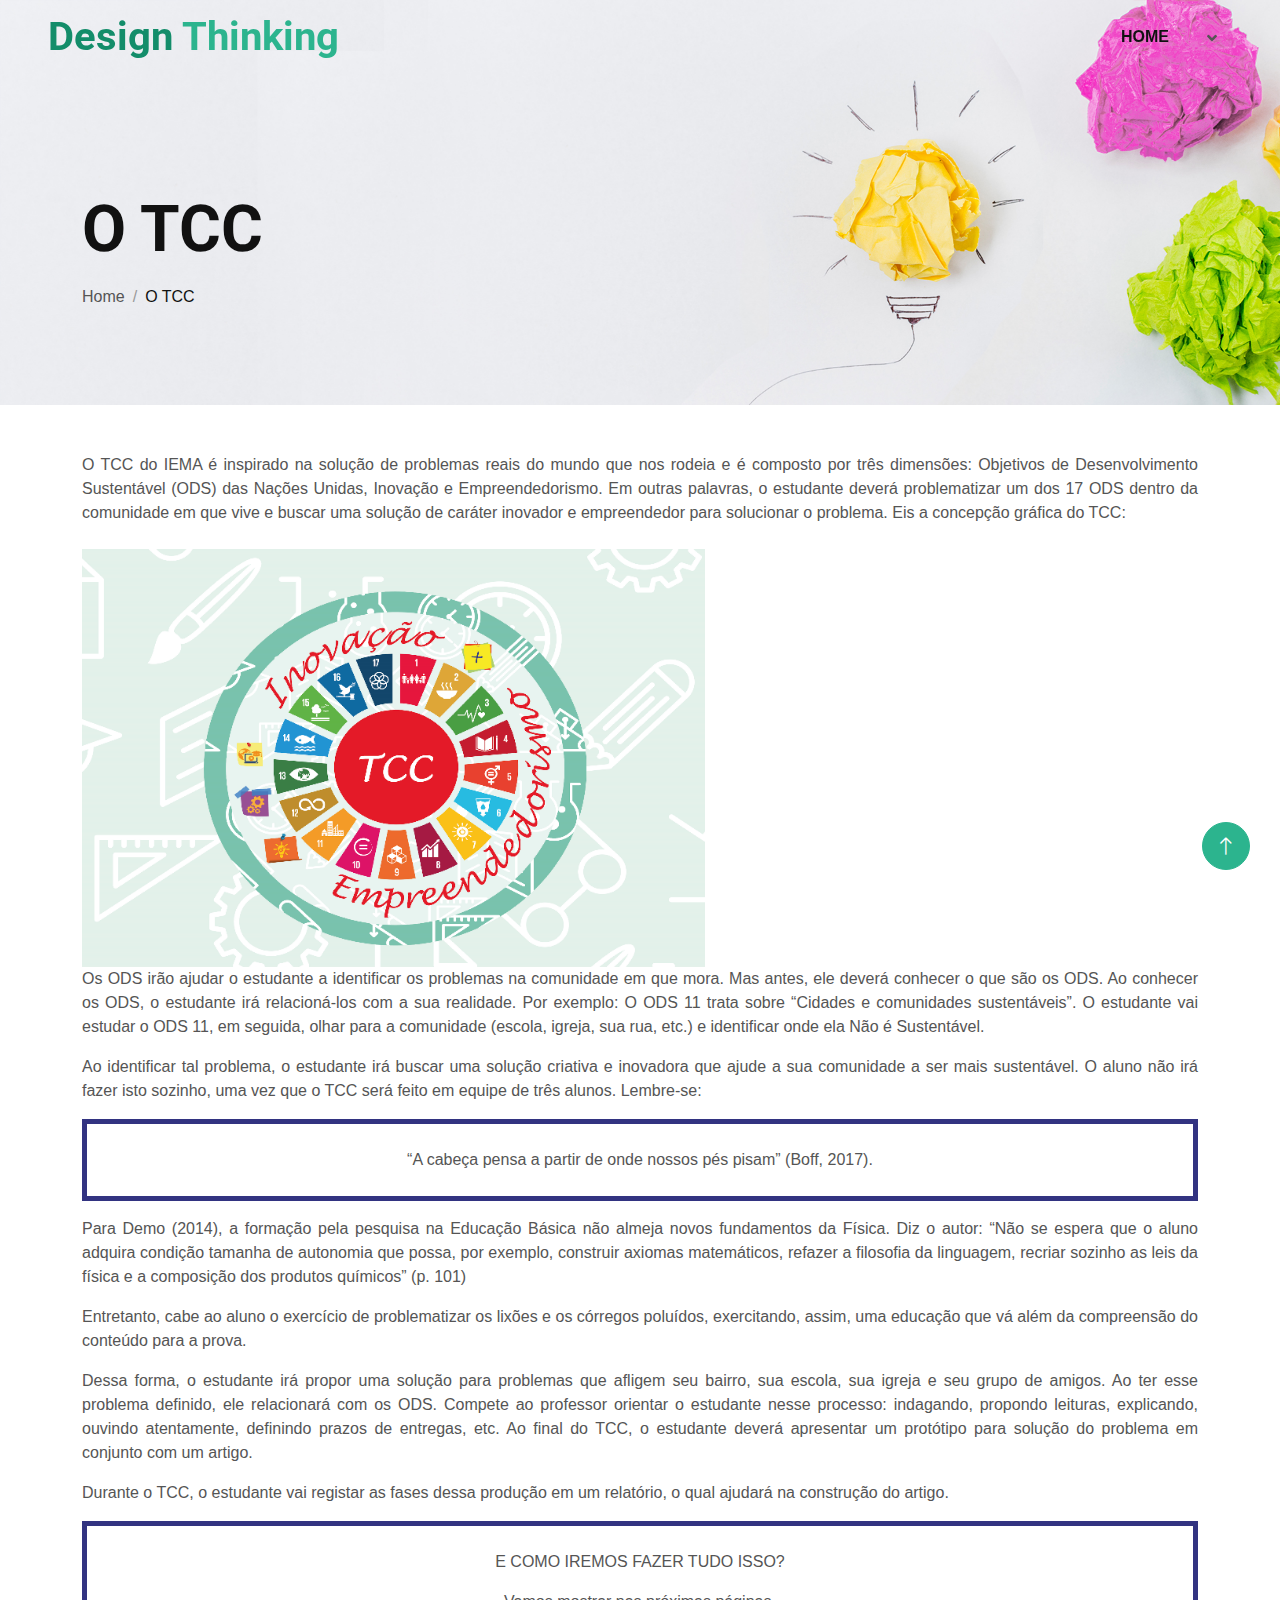
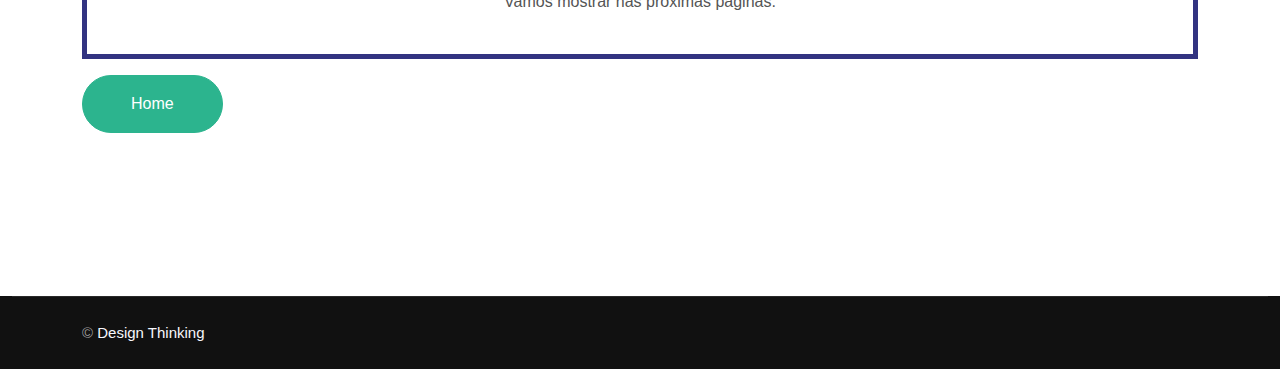
<file: tcc.html>
<!DOCTYPE html>
<html lang="en">

<head>
    <meta charset="utf-8">
    <title>Design Thinking</title>
    <meta content="width=device-width, initial-scale=1.0" name="viewport">
    <meta content="" name="keywords">
    <meta content="" name="description">

    <!-- Favicon -->
    <link rel="shortcut icon" type="image/x-icon" href="img/logo.ico">

    <!-- Google Web Fonts -->
    <link rel="preconnect" href="https://fonts.googleapis.com">
    <link rel="preconnect" href="https://fonts.gstatic.com" crossorigin>
    <link href="https://fonts.googleapis.com/css2?family=Roboto:ital,wght@0,100;0,300;0,500;0,700;0,900;1,100;1,300&display=swap" rel="stylesheet">



    <!-- Icon Font Stylesheet -->
    <link href="https://cdnjs.cloudflare.com/ajax/libs/font-awesome/5.10.0/css/all.min.css" rel="stylesheet">
    <link href="https://cdn.jsdelivr.net/npm/bootstrap-icons@1.4.1/font/bootstrap-icons.css" rel="stylesheet">

    <!-- Libraries Stylesheet -->
    <link href="lib/animate/animate.min.css" rel="stylesheet">
    <link href="lib/owlcarousel/assets/owl.carousel.min.css" rel="stylesheet">

    <!-- Customized Bootstrap Stylesheet -->
    <link href="css/bootstrap.min.css" rel="stylesheet">

    <!-- Template Stylesheet -->
    <link href="css/style.css" rel="stylesheet">
</head>

<body>
    
    <!-- Spinner Start -->
    <div id="spinner" class="show bg-white position-fixed translate-middle w-100 vh-100 top-50 start-50 d-flex align-items-center justify-content-center">
        <div class="spinner-border text-primary" role="status"></div>
    </div>
    <!-- Spinner End -->


    <!-- Navbar Start -->
    <div class="container-fluid fixed-top px-0 wow fadeIn" data-wow-delay="0.1s">
     

        <nav class="navbar navbar-expand-lg navbar-light py-lg-0 px-lg-5 wow fadeIn" data-wow-delay="0.1s">
            <a href="index.html" class="navbar-brand ms-4 ms-lg-0">
                <h1 class="fw-bold  m-0" style="color: #138d6a;">Design <span style="color: #2cb48e;">Thinking</span></h1>
            </a>
            <button type="button" class="navbar-toggler me-4" data-bs-toggle="collapse" data-bs-target="#navbarCollapse">
                <span class="navbar-toggler-icon"></span>
            </button>
            <div class="collapse navbar-collapse" id="navbarCollapse">
                <div class="navbar-nav ms-auto p-4 p-lg-0">
                    <a href="index.html" class="nav-item nav-link active" style="font-weight: bold;">HOME</a>
                    <!-- <a href="docs/produto.pdf" target="_blank" class="nav-item nav-link active" style="font-weight: bold;">PRODUTO</a> -->
                    <div class="nav-item dropdown">
                        <a href="#" class="nav-link dropdown-toggle" data-bs-toggle="dropdown"></a>
                        <div class="dropdown-menu m-0">
                            <a href="#" class="dropdown-item">O TCC</a>
                            <a href="teorica.html" class="dropdown-item">A Importância da Fundamentação Teórica</a>
                            <a href="ods.html" class="dropdown-item">ODS</a>
                            <a href="metodologia" class="dropdown-item">Metodologia Design Thinking</a>
                            <a href="empatizar.html" class="dropdown-item">Empatizar</a>
                            <a href="definir.html" class="dropdown-item">Definir</a>
                            <a href="idear.html" class="dropdown-item">Idear</a>
                            <a href="prototipar.html" class="dropdown-item">Prototipar</a>
                            <a href="testar.html" class="dropdown-item">Testar Pitch</a>
                        </div>
                    </div>
                   
                </div>
               
            </div>
        </nav>
    </div>


    <!-- CONTENT -->

       <!-- Page Header Start -->
       <div class="container-fluid page-header-tcc wow fadeIn" data-wow-delay="0.1s">
        <div class="container">
            <h1 class="display-3 mb-3 animated slideInDown">O TCC</h1>
            <nav aria-label="breadcrumb animated slideInDown">
                <ol class="breadcrumb mb-0">
                    <li class="breadcrumb-item"><a class="text-body" href="index.html">Home</a></li>
                    <li class="breadcrumb-item text-dark active" aria-current="page">O TCC</li>
                </ol>
            </nav>
        </div>
    </div>
    <!-- Page Header End -->


    <!-- 404 Start -->
    <div class="container-xxl py-5 ">
        <div class="container text-center">
            <div class="row justify-content-center">
                <div class="col-lg-12" style="text-align: justify;">
                   
                    <p class="mb-4">O TCC do IEMA é inspirado na solução de problemas reais do mundo que nos rodeia e é composto por três dimensões: Objetivos de Desenvolvimento Sustentável (ODS) das Nações Unidas, Inovação e Empreendedorismo. Em outras palavras, o estudante deverá problematizar um dos 17 ODS dentro da comunidade em que vive e buscar uma solução de caráter inovador e empreendedor para solucionar o problema. Eis a concepção gráfica do TCC:</p>
                    
                    <img src="img/infograficotcc.png" alt="" style="max-height: 30%; max-width: 100%;" >
                    
                    <p>Os ODS irão ajudar o estudante a identificar os problemas na comunidade em que mora. Mas antes, ele deverá conhecer o que são os ODS. Ao conhecer os ODS, o estudante irá relacioná-los com a sua realidade. Por exemplo: O ODS 11 trata sobre “Cidades e comunidades sustentáveis”. O estudante vai estudar o ODS 11, em seguida, olhar para a comunidade (escola, igreja, sua rua, etc.) e identificar onde ela Não é Sustentável. </p>
                    <p>Ao identificar tal problema, o estudante irá buscar uma solução criativa e inovadora que ajude a sua comunidade a ser mais sustentável. O aluno não irá fazer isto sozinho, uma vez que o TCC será feito em equipe de três alunos. 
                        Lembre-se:
                        </p>
                    <p class="p-4 text-center" style="border:  5px solid rgb(50, 51, 129);">“A cabeça pensa a partir de onde nossos pés pisam” (Boff, 2017).</p>
                    <p>Para Demo (2014), a formação pela pesquisa na Educação Básica não almeja novos fundamentos da Física. Diz o autor: “Não se espera que o aluno adquira condição tamanha de autonomia que possa, por exemplo, construir axiomas matemáticos, refazer a filosofia da linguagem, recriar sozinho as leis da física e a composição dos produtos químicos” (p. 101)</p>
                    <p>Entretanto, cabe ao aluno o exercício de problematizar os lixões e os córregos poluídos, exercitando, assim, uma educação que vá além da compreensão do conteúdo para a prova. </p>
                    <p>Dessa forma, o estudante irá propor uma solução para problemas que afligem seu bairro, sua escola, sua igreja e seu grupo de amigos. Ao ter esse problema definido, ele relacionará com os ODS. Compete ao professor orientar o estudante nesse processo: indagando, propondo leituras, explicando, ouvindo atentamente, definindo prazos de entregas, etc. Ao final do TCC, o estudante deverá apresentar um protótipo para solução do problema em conjunto com um artigo. </p>
                    <p>Durante o TCC, o estudante vai registar as fases dessa produção em um relatório, o qual ajudará na construção do artigo.</p>
                    <div class="p-4 text-center" style="border:  5px solid rgb(50, 51, 129);">
                        <p>E COMO IREMOS FAZER TUDO ISSO?</p>
                        <p>Vamos mostrar nas próximas páginas.</p> 


                    </div>

                    <a class="btn btn-primary rounded-pill py-3 px-5 mt-3" href="index.html">Home</a>
                </div>
            </div>
        </div>
    </div>
    <!-- 404 End -->

    <!-- CONTENT END -->














    <!-- Footer Start -->
    <div class="container-fluid bg-dark footer">
   
            <div class="container-fluid copyright">
                <div class="container">
                    <div class="row">
                        <div class="col-md-6 text-center text-md-start mb-3 mb-md-0">
                            &copy; <a href="#">Design Thinking</a>
                        </div>
                    </div>
                </div>
            </div>
    </div>
    <!-- Footer End -->
    
    
    <!-- Back to Top -->
    <a href="#" class="btn btn-lg btn-primary btn-lg-square rounded-circle back-to-top"><i class="bi bi-arrow-up"></i></a>
    
    
        <!-- JavaScript Libraries -->
        <script src="https://code.jquery.com/jquery-3.4.1.min.js"></script>
        <script src="https://cdn.jsdelivr.net/npm/bootstrap@5.0.0/dist/js/bootstrap.bundle.min.js"></script>
        <script src="lib/wow/wow.min.js"></script>
        <script src="lib/easing/easing.min.js"></script>
        <script src="lib/waypoints/waypoints.min.js"></script>
        <script src="lib/owlcarousel/owl.carousel.min.js"></script>
    
        <!-- Template Javascript -->
        <script src="js/main.js"></script>
    </body>
    
    </html>
</file>
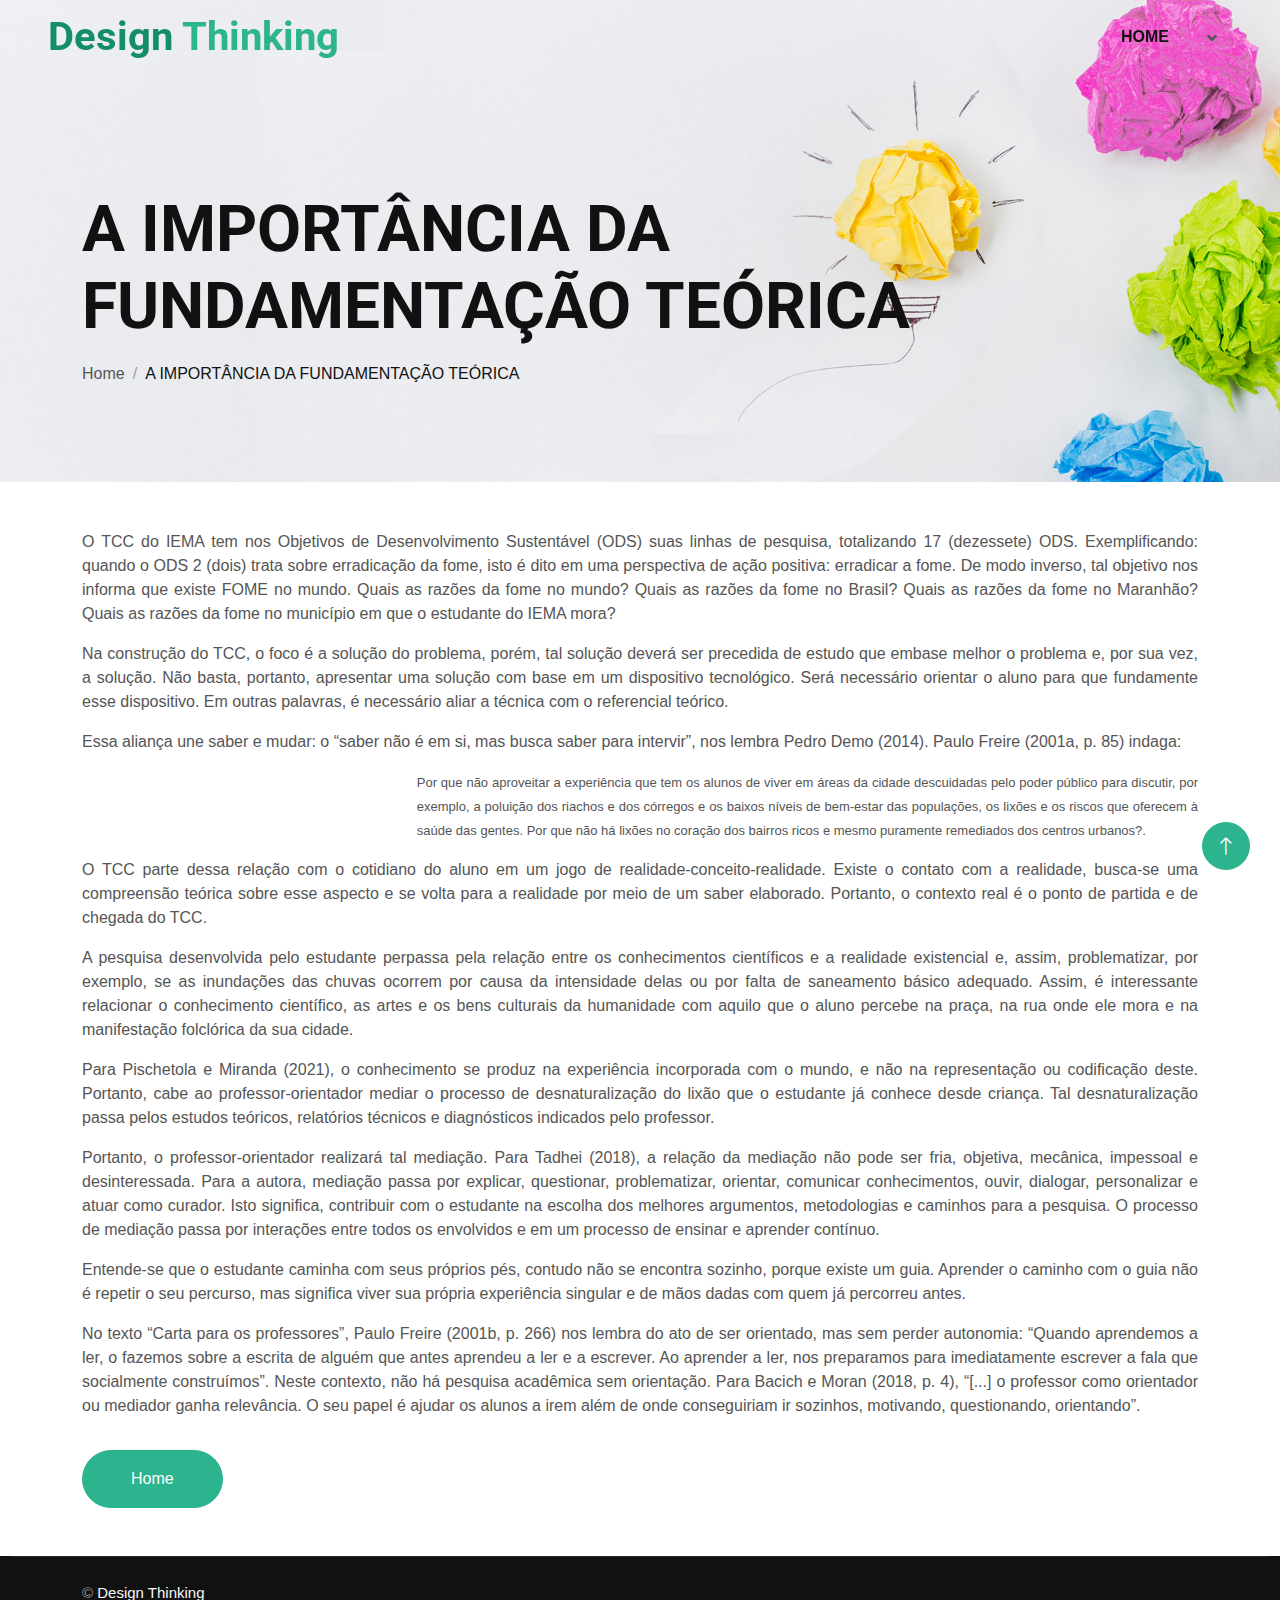
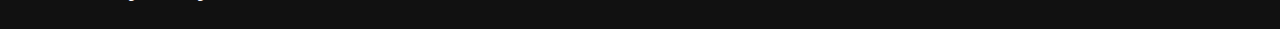
<file: teorica.html>
<!DOCTYPE html>
<html lang="en">

<head>
    <meta charset="utf-8">
    <title>Design Thinking</title>
    <meta content="width=device-width, initial-scale=1.0" name="viewport">
    <meta content="" name="keywords">
    <meta content="" name="description">

    <!-- Favicon -->
    <link rel="shortcut icon" type="image/x-icon" href="img/logo.ico">

    <!-- Google Web Fonts -->
    <link rel="preconnect" href="https://fonts.googleapis.com">
    <link rel="preconnect" href="https://fonts.gstatic.com" crossorigin>
    <link href="https://fonts.googleapis.com/css2?family=Roboto:ital,wght@0,100;0,300;0,500;0,700;0,900;1,100;1,300&display=swap" rel="stylesheet">



    <!-- Icon Font Stylesheet -->
    <link href="https://cdnjs.cloudflare.com/ajax/libs/font-awesome/5.10.0/css/all.min.css" rel="stylesheet">
    <link href="https://cdn.jsdelivr.net/npm/bootstrap-icons@1.4.1/font/bootstrap-icons.css" rel="stylesheet">

    <!-- Libraries Stylesheet -->
    <link href="lib/animate/animate.min.css" rel="stylesheet">
    <link href="lib/owlcarousel/assets/owl.carousel.min.css" rel="stylesheet">

    <!-- Customized Bootstrap Stylesheet -->
    <link href="css/bootstrap.min.css" rel="stylesheet">

    <!-- Template Stylesheet -->
    <link href="css/style.css" rel="stylesheet">
</head>

<body>
    
    <!-- Spinner Start -->
    <div id="spinner" class="show bg-white position-fixed translate-middle w-100 vh-100 top-50 start-50 d-flex align-items-center justify-content-center">
        <div class="spinner-border text-primary" role="status"></div>
    </div>
    <!-- Spinner End -->


    <!-- Navbar Start -->
    <div class="container-fluid fixed-top px-0 wow fadeIn" data-wow-delay="0.1s">
     

        <nav class="navbar navbar-expand-lg navbar-light py-lg-0 px-lg-5 wow fadeIn" data-wow-delay="0.1s">
            <a href="index.html" class="navbar-brand ms-4 ms-lg-0">
                <h1 class="fw-bold  m-0" style="color: #138d6a;">Design <span style="color: #2cb48e;">Thinking</span></h1>
            </a>
            <button type="button" class="navbar-toggler me-4" data-bs-toggle="collapse" data-bs-target="#navbarCollapse">
                <span class="navbar-toggler-icon"></span>
            </button>
            <div class="collapse navbar-collapse" id="navbarCollapse">
                <div class="navbar-nav ms-auto p-4 p-lg-0">
                    <a href="index.html" class="nav-item nav-link active" style="font-weight: bold;">HOME</a>
                    <!-- <a href="docs/produto.pdf" target="_blank" class="nav-item nav-link active" style="font-weight: bold;">PRODUTO</a> -->
                    <div class="nav-item dropdown">
                        <a href="#" class="nav-link dropdown-toggle" data-bs-toggle="dropdown"></a>
                        <div class="dropdown-menu m-0">
                            <a href="tcc.html" class="dropdown-item">O TCC</a>
                            <a href="#" class="dropdown-item">A Importância da Fundamentação Teórica</a>
                            <a href="ods.html" class="dropdown-item">ODS</a>
                            <a href="metodologia.html" class="dropdown-item">Metodologia Design Thinking</a>
                            <a href="empatizar.html" class="dropdown-item">Empatizar</a>
                            <a href="definir.html" class="dropdown-item">Definir</a>
                            <a href="idear.html" class="dropdown-item">Idear</a>
                            <a href="prototipar.html" class="dropdown-item">Prototipar</a>
                            <a href="testar.html" class="dropdown-item">Testar Pitch</a>
                        </div>
                    </div>
                   
                </div>
               
            </div>
        </nav>
    </div>


    <!-- CONTENT -->

       <!-- Page Header Start -->
       <div class="container-fluid page-header-tcc wow fadeIn" data-wow-delay="0.1s">
        <div class="container">
            <h1 class="display-3 mb-3 animated slideInDown">A IMPORTÂNCIA DA FUNDAMENTAÇÃO TEÓRICA</h1>
            <nav aria-label="breadcrumb animated slideInDown">
                <ol class="breadcrumb mb-0">
                    <li class="breadcrumb-item"><a class="text-body" href="index.html">Home</a></li>
                    <li class="breadcrumb-item text-dark active" aria-current="page">A IMPORTÂNCIA DA FUNDAMENTAÇÃO TEÓRICA</li>
                </ol>
            </nav>
        </div>
    </div>
    <!-- Page Header End -->


    <!-- 404 Start -->
    <div class="container-xxl py-5 ">
        <div class="container text-center">
            <div class="row justify-content-center">
                <div class="col-lg-12" style="text-align: justify;">
                   
                    <p class="">O TCC do IEMA tem nos Objetivos de Desenvolvimento Sustentável (ODS) suas linhas de pesquisa, totalizando 17 (dezessete) ODS. Exemplificando: quando o ODS 2 (dois) trata sobre erradicação da fome, isto é dito em uma perspectiva de ação positiva: erradicar a fome. De modo inverso, tal objetivo nos informa que existe FOME no mundo. Quais as razões da fome no mundo? Quais as razões da fome no Brasil? Quais as razões da fome no Maranhão? Quais as razões da fome no município em que o estudante do IEMA mora? </p>
                    <p>Na construção do TCC, o foco é a solução do problema, porém, tal solução deverá ser precedida de estudo que embase melhor o problema e, por sua vez, a solução. Não basta, portanto, apresentar uma solução com base em um dispositivo tecnológico. Será necessário orientar o aluno para que fundamente esse dispositivo. Em outras palavras, é necessário aliar a técnica com o referencial teórico.</p>
                    <p>Essa aliança une saber e mudar: o “saber não é em si, mas busca saber para intervir”, nos lembra Pedro Demo (2014). Paulo Freire (2001a, p. 85) indaga:</p>
                    <p style="margin-left: 30%;"><span style="font-size: small; ">Por que não aproveitar a experiência que tem os alunos de viver em áreas da cidade descuidadas pelo poder público para discutir, por exemplo, a poluição dos riachos e dos córregos e os baixos níveis de bem-estar das populações, os lixões e os riscos que oferecem à saúde das gentes. Por que não há lixões no coração dos bairros ricos e mesmo puramente remediados dos centros urbanos?. </span></p>
                    <p>O TCC parte dessa relação com o cotidiano do aluno em um jogo de realidade-conceito-realidade. Existe o contato com a realidade, busca-se uma compreensão teórica sobre esse aspecto e se volta para a realidade por meio de um saber elaborado. Portanto, o contexto real é o ponto de partida e de chegada do TCC. </p>
                    <p>A pesquisa desenvolvida pelo estudante perpassa pela relação entre os conhecimentos científicos e a realidade existencial e, assim, problematizar, por exemplo, se as inundações das chuvas ocorrem por causa da intensidade delas ou por falta de saneamento básico adequado. Assim, é interessante relacionar o conhecimento científico, as artes e os bens culturais da humanidade com aquilo que o aluno percebe na praça, na rua onde ele mora e na manifestação folclórica da sua cidade. </p>
                    <p>Para Pischetola e Miranda (2021), o conhecimento se produz na experiência incorporada com o mundo, e não na representação ou codificação deste. Portanto, cabe ao professor-orientador mediar o processo de desnaturalização do lixão que o estudante já conhece desde criança. Tal desnaturalização passa pelos estudos teóricos, relatórios técnicos e diagnósticos indicados pelo professor.</p>
                    <p>Portanto, o professor-orientador realizará tal mediação. Para Tadhei (2018), a relação da mediação não pode ser fria, objetiva, mecânica, impessoal e desinteressada. Para a autora, mediação passa por explicar, questionar, problematizar, orientar, comunicar conhecimentos, ouvir, dialogar, personalizar e atuar como curador. Isto significa, contribuir  com o estudante na escolha dos melhores argumentos, metodologias e caminhos para a pesquisa. O processo de mediação passa por interações entre todos os envolvidos e em um processo de ensinar e aprender contínuo.</p>
                    <p>Entende-se que o estudante caminha com seus próprios pés, contudo não se encontra sozinho, porque existe um guia. Aprender o caminho com o guia não é repetir o seu percurso, mas significa viver sua própria experiência singular e de mãos dadas com quem já percorreu antes. </p>
                    <p>No texto “Carta para os professores”, Paulo Freire (2001b, p. 266) nos lembra do ato de ser orientado, mas sem perder autonomia: “Quando aprendemos a ler, o fazemos sobre a escrita de alguém que antes aprendeu a ler e a escrever. Ao aprender a ler, nos preparamos para imediatamente escrever a fala que socialmente construímos”. Neste contexto, não há pesquisa acadêmica sem orientação. Para Bacich e Moran (2018, p. 4), “[...] o professor como orientador ou mediador ganha relevância. O seu papel é ajudar os alunos a irem além de onde conseguiriam ir sozinhos, motivando, questionando, orientando”.</p>

                  


                    

                    <a class="btn btn-primary rounded-pill py-3 px-5 mt-3" href="index.html">Home</a>
                </div>
                </div>
            </div>
        </div>
    </div>
    <!-- 404 End -->

    <!-- CONTENT END -->














    <!-- Footer Start -->
    <div class="container-fluid bg-dark footer">
   
            <div class="container-fluid copyright">
                <div class="container">
                    <div class="row">
                        <div class="col-md-6 text-center text-md-start mb-3 mb-md-0">
                            &copy; <a href="#">Design Thinking</a>
                        </div>
                    </div>
                </div>
            </div>
    </div>
    <!-- Footer End -->
    
    
    <!-- Back to Top -->
    <a href="#" class="btn btn-lg btn-primary btn-lg-square rounded-circle back-to-top"><i class="bi bi-arrow-up"></i></a>
    
    
        <!-- JavaScript Libraries -->
        <script src="https://code.jquery.com/jquery-3.4.1.min.js"></script>
        <script src="https://cdn.jsdelivr.net/npm/bootstrap@5.0.0/dist/js/bootstrap.bundle.min.js"></script>
        <script src="lib/wow/wow.min.js"></script>
        <script src="lib/easing/easing.min.js"></script>
        <script src="lib/waypoints/waypoints.min.js"></script>
        <script src="lib/owlcarousel/owl.carousel.min.js"></script>
    
        <!-- Template Javascript -->
        <script src="js/main.js"></script>
    </body>
    
    </html>
</file>
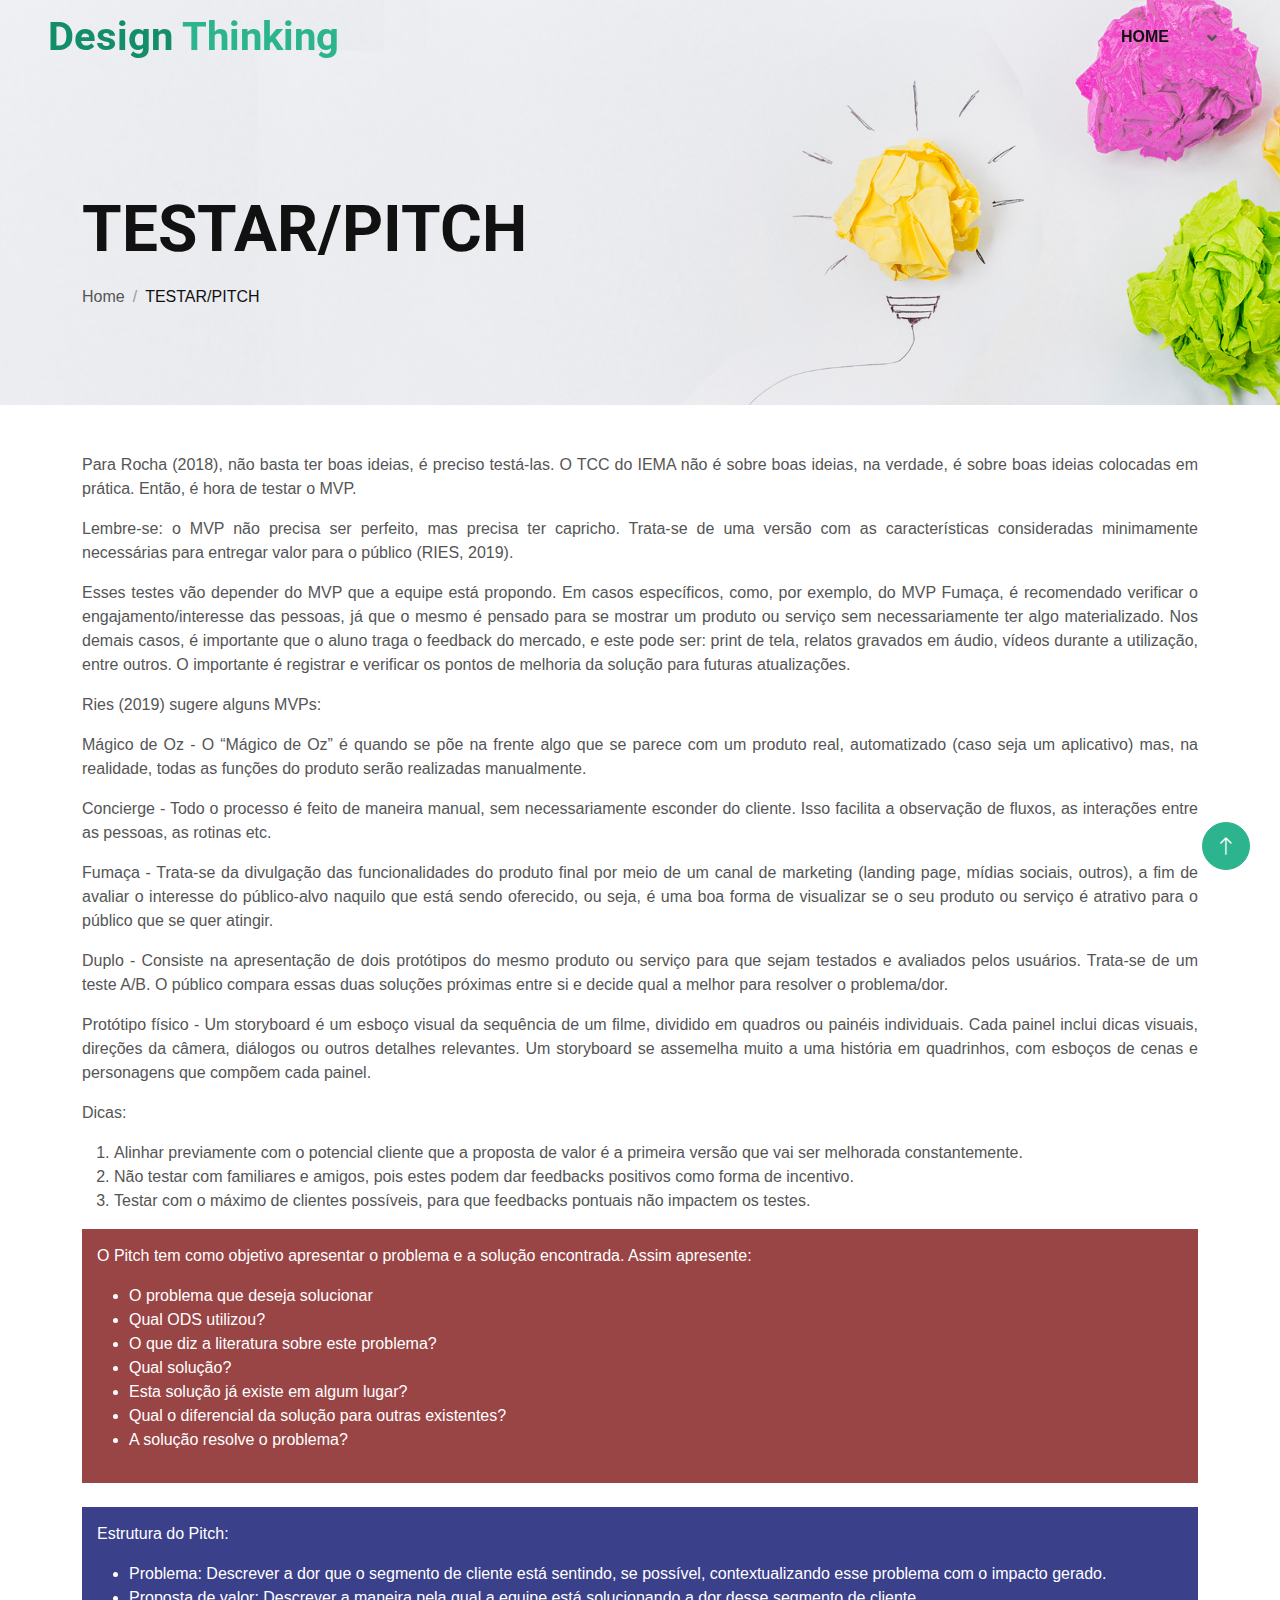
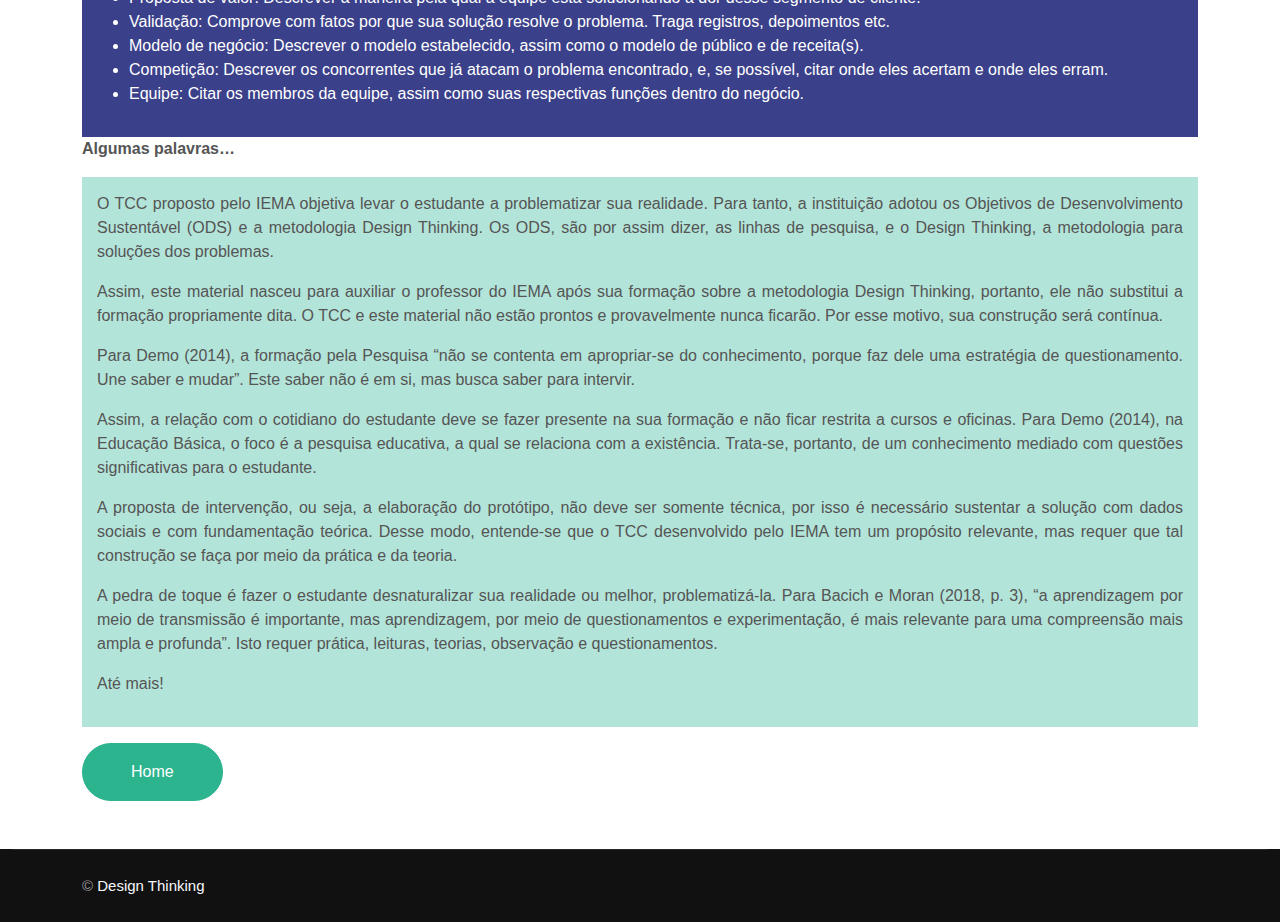
<file: testar.html>
<!DOCTYPE html>
<html lang="en">

<head>
    <meta charset="utf-8">
    <title>Design Thinking</title>
    <meta content="width=device-width, initial-scale=1.0" name="viewport">
    <meta content="" name="keywords">
    <meta content="" name="description">

    <!-- Favicon -->
    <link rel="shortcut icon" type="image/x-icon" href="img/logo.ico">

    <!-- Google Web Fonts -->
    <link rel="preconnect" href="https://fonts.googleapis.com">
    <link rel="preconnect" href="https://fonts.gstatic.com" crossorigin>
    <link href="https://fonts.googleapis.com/css2?family=Roboto:ital,wght@0,100;0,300;0,500;0,700;0,900;1,100;1,300&display=swap" rel="stylesheet">



    <!-- Icon Font Stylesheet -->
    <link href="https://cdnjs.cloudflare.com/ajax/libs/font-awesome/5.10.0/css/all.min.css" rel="stylesheet">
    <link href="https://cdn.jsdelivr.net/npm/bootstrap-icons@1.4.1/font/bootstrap-icons.css" rel="stylesheet">

    <!-- Libraries Stylesheet -->
    <link href="lib/animate/animate.min.css" rel="stylesheet">
    <link href="lib/owlcarousel/assets/owl.carousel.min.css" rel="stylesheet">

    <!-- Customized Bootstrap Stylesheet -->
    <link href="css/bootstrap.min.css" rel="stylesheet">

    <!-- Template Stylesheet -->
    <link href="css/style.css" rel="stylesheet">
</head>

<body>
    
    <!-- Spinner Start -->
    <div id="spinner" class="show bg-white position-fixed translate-middle w-100 vh-100 top-50 start-50 d-flex align-items-center justify-content-center">
        <div class="spinner-border text-primary" role="status"></div>
    </div>
    <!-- Spinner End -->


    <!-- Navbar Start -->
    <div class="container-fluid fixed-top px-0 wow fadeIn" data-wow-delay="0.1s">
     

        <nav class="navbar navbar-expand-lg navbar-light py-lg-0 px-lg-5 wow fadeIn" data-wow-delay="0.1s">
            <a href="index.html" class="navbar-brand ms-4 ms-lg-0">
                <h1 class="fw-bold  m-0" style="color: #138d6a;">Design <span style="color: #2cb48e;">Thinking</span></h1>
            </a>
            <button type="button" class="navbar-toggler me-4" data-bs-toggle="collapse" data-bs-target="#navbarCollapse">
                <span class="navbar-toggler-icon"></span>
            </button>
            <div class="collapse navbar-collapse" id="navbarCollapse">
                <div class="navbar-nav ms-auto p-4 p-lg-0">
                    <a href="index.html" class="nav-item nav-link active" style="font-weight: bold;">HOME</a>
                    <!-- <a href="docs/produto.pdf" target="_blank" class="nav-item nav-link active" style="font-weight: bold;">PRODUTO</a> -->
                    <div class="nav-item dropdown">
                        <a href="#" class="nav-link dropdown-toggle" data-bs-toggle="dropdown"></a>
                        <div class="dropdown-menu m-0">
                            <a href="tcc.html" class="dropdown-item">O TCC</a>
                            <a href="teorica.html" class="dropdown-item">A Importância da Fundamentação Teórica</a>
                            <a href="ods.html" class="dropdown-item">ODS</a>
                            <a href="metodologia.html" class="dropdown-item">Metodologia Design Thinking</a>
                            <a href="empatizar.html" class="dropdown-item">Empatizar</a>
                            <a href="definir.html" class="dropdown-item">Definir</a>
                            <a href="idear.html" class="dropdown-item">Idear</a>
                            <a href="prototipar.html" class="dropdown-item">Prototipar</a>
                            <a href="testar.html" class="dropdown-item">Testar Pitch</a>
                        </div>
                    </div>
                   
                </div>
               
            </div>
        </nav>
    </div>


    <!-- CONTENT -->

       <!-- Page Header Start -->
       <div class="container-fluid page-header-tcc wow fadeIn" data-wow-delay="0.1s">
        <div class="container">
            <h1 class="display-3 mb-3 animated slideInDown">TESTAR/PITCH</h1>
            <nav aria-label="breadcrumb animated slideInDown">
                <ol class="breadcrumb mb-0">
                    <li class="breadcrumb-item"><a class="text-body" href="index.html">Home</a></li>
                    <li class="breadcrumb-item text-dark active" aria-current="page">TESTAR/PITCH</li>
                </ol>
            </nav>
        </div>
    </div>
    <!-- Page Header End -->


    <!-- 404 Start -->
    <div class="container-xxl py-5 ">
        <div class="container text-center">
            <div class="row justify-content-center">
                <div class="col-lg-12" style="text-align: justify;">
                   
                    <p>Para Rocha (2018), não basta ter boas ideias, é preciso testá-las. O TCC do IEMA não é sobre boas ideias, na verdade, é sobre boas ideias colocadas em prática. Então, é hora de testar o MVP.  </p>
                    <p>Lembre-se: o MVP não precisa ser perfeito, mas precisa ter capricho. Trata-se de uma versão com as características consideradas minimamente necessárias para entregar valor para o público (RIES, 2019).</p>
                    <p>Esses testes vão depender do MVP que a equipe está propondo. Em casos específicos, como, por exemplo, do MVP Fumaça, é recomendado verificar o engajamento/interesse das pessoas, já que o mesmo é pensado para se mostrar um produto ou serviço sem necessariamente ter algo materializado. Nos demais casos, é importante que o aluno traga o feedback do mercado, e este pode ser: print de tela, relatos gravados em áudio, vídeos durante a utilização, entre outros. O importante é registrar e verificar os pontos de melhoria da solução para futuras atualizações. </p>
                    <p>Ries (2019) sugere alguns MVPs:</p>
                    <p>Mágico de Oz - O “Mágico de Oz” é quando se põe na frente algo que se parece com um produto real, automatizado (caso seja um aplicativo) mas, na realidade,  todas as funções do produto serão realizadas manualmente.</p>
                    <p>Concierge - Todo o processo é feito de maneira manual, sem necessariamente esconder do cliente. Isso facilita a observação de fluxos, as interações entre as pessoas, as rotinas etc.</p>
                    <p>Fumaça - Trata-se da divulgação das funcionalidades do produto final por meio de um canal de marketing (landing page, mídias sociais, outros), a fim de avaliar o interesse do público-alvo naquilo que está sendo oferecido, ou seja, é uma boa forma de visualizar se o seu produto ou serviço é atrativo para o público que se quer atingir.</p>
                    <p>Duplo - Consiste na apresentação de dois protótipos do mesmo produto ou serviço para que sejam testados e avaliados pelos usuários. Trata-se de um teste A/B. O público compara essas duas soluções próximas entre si e decide qual a melhor para resolver o problema/dor.</p>
                    <p>Protótipo físico - Um storyboard é um esboço visual da sequência de um filme, dividido em quadros ou painéis individuais. Cada painel inclui dicas visuais, direções da câmera, diálogos ou outros detalhes relevantes. Um storyboard se assemelha muito a uma história em quadrinhos, com esboços de cenas e personagens que compõem cada painel.</p>
                    <p>Dicas:</p>

                    <ol>
                        <li>Alinhar previamente com o potencial cliente que a proposta de valor é a primeira versão que vai ser melhorada constantemente.</li>
                        <li>Não testar com familiares e amigos, pois estes podem dar feedbacks positivos como forma de incentivo.</li>
                        <li>Testar com o máximo de clientes possíveis, para que feedbacks pontuais não impactem os testes.</li>
                    </ol>

                    <div style="background-color: rgb(153, 69, 69); color: white; padding: 15px;">
                        <p>
                            O Pitch tem como objetivo apresentar o problema e a solução encontrada. Assim apresente:  
                        </p>
                        <ul>
                            <li>O problema que deseja solucionar</li>
                            <li>Qual ODS utilizou?</li>
                            <li>O que diz a literatura sobre este problema?</li>
                            <li>Qual solução?</li>
                            <li>Esta solução já existe em algum lugar?</li>
                            <li>Qual o diferencial da solução para outras existentes?</li>
                            <li>A solução resolve o problema? </li>
                        </ul>
                    </div>

                    <br>

                    <div style="background-color: rgb(59, 64, 138); color: white; padding: 15px;">
                        <p>
                            Estrutura do Pitch:  
                        </p>
                        <ul>
                            <li>Problema: Descrever a dor que o segmento de cliente está sentindo, se possível, contextualizando esse problema com o impacto gerado.</li>
                            <li>Proposta de valor: Descrever a maneira pela qual a equipe está solucionando a dor desse segmento de cliente.</li>
                            <li>Validação: Comprove com fatos por que sua solução resolve o problema. Traga registros, depoimentos etc.</li>
                            <li>Modelo de negócio: Descrever o modelo estabelecido, assim como o modelo de público e de receita(s).</li>
                            <li>Competição: Descrever os concorrentes que já atacam o problema encontrado, e, se possível, citar onde eles acertam e onde eles erram.</li>
                            <li>Equipe: Citar os membros da equipe, assim como suas respectivas funções dentro do negócio. </li>
                      
                        </ul>
                    </div>

                    <p style="font-weight: bold;">Algumas palavras…</p>

                    <div style="background-color: rgb(179, 228, 217); padding: 15px;">
                        <p>O TCC proposto pelo IEMA objetiva levar o estudante a problematizar sua realidade. Para tanto, a instituição adotou os Objetivos de Desenvolvimento Sustentável (ODS) e a metodologia Design Thinking. Os ODS, são por assim dizer, as linhas de pesquisa, e o Design Thinking, a metodologia para soluções dos problemas.</p>
                        <p>Assim, este material nasceu para auxiliar o professor do IEMA após sua formação sobre a metodologia Design Thinking, portanto, ele não substitui a formação propriamente dita. O TCC e este material não estão prontos e provavelmente nunca ficarão. Por esse motivo, sua construção será contínua.</p>
                        <p>Para Demo (2014), a formação pela Pesquisa “não se contenta em apropriar-se do conhecimento, porque faz dele uma estratégia de questionamento. Une saber e mudar”. Este saber não é em si, mas busca saber para intervir.</p>
                        <p>Assim, a relação com o cotidiano do estudante deve se fazer presente na sua formação e não ficar restrita a cursos e oficinas.  Para Demo (2014), na Educação Básica, o foco é a pesquisa educativa, a qual se relaciona com a existência.  Trata-se, portanto, de um conhecimento mediado com questões significativas para o estudante.</p>
                        <p>A proposta de intervenção, ou seja, a elaboração do protótipo, não deve ser somente técnica, por isso é necessário sustentar a solução com dados sociais e com fundamentação teórica. Desse modo, entende-se que o TCC desenvolvido pelo IEMA tem um propósito relevante, mas requer que tal construção se faça por meio da prática e da teoria.</p>
                        <p>A pedra de toque é fazer o estudante desnaturalizar sua realidade ou melhor,   problematizá-la. Para Bacich e Moran (2018, p. 3), “a aprendizagem por meio de transmissão é importante, mas aprendizagem, por meio de questionamentos e experimentação, é mais relevante para uma compreensão mais ampla e profunda”. Isto requer prática, leituras, teorias, observação e questionamentos.</p>
                        <p>Até mais!</p>
                    </div>


                 
                    

                    <a class="btn btn-primary rounded-pill py-3 px-5 mt-3" href="index.html">Home</a>
                </div>
            </div>
        </div>
    </div>
    <!-- 404 End -->

    <!-- CONTENT END -->














    <!-- Footer Start -->
    <div class="container-fluid bg-dark footer">
   
            <div class="container-fluid copyright">
                <div class="container">
                    <div class="row">
                        <div class="col-md-6 text-center text-md-start mb-3 mb-md-0">
                            &copy; <a href="#">Design Thinking</a>
                        </div>
                    </div>
                </div>
            </div>
    </div>
    <!-- Footer End -->
    
    
    <!-- Back to Top -->
    <a href="#" class="btn btn-lg btn-primary btn-lg-square rounded-circle back-to-top"><i class="bi bi-arrow-up"></i></a>
    
    
        <!-- JavaScript Libraries -->
        <script src="https://code.jquery.com/jquery-3.4.1.min.js"></script>
        <script src="https://cdn.jsdelivr.net/npm/bootstrap@5.0.0/dist/js/bootstrap.bundle.min.js"></script>
        <script src="lib/wow/wow.min.js"></script>
        <script src="lib/easing/easing.min.js"></script>
        <script src="lib/waypoints/waypoints.min.js"></script>
        <script src="lib/owlcarousel/owl.carousel.min.js"></script>
    
        <!-- Template Javascript -->
        <script src="js/main.js"></script>
    </body>
    
    </html>
</file>
<file: css/style.css>
/********** Template CSS **********/


:root {
    --primary: #2cb48e;
    --secondary: #EE4042;
    --light: #F7F8FC;
    --dark: #111111;
}

.back-to-top {
    position: fixed;
    display: none;
    right: 30px;
    bottom: 30px;
    z-index: 99;
}

.my-6 {
    margin-top: 6rem;
    margin-bottom: 6rem;
}

.py-6 {
    padding-top: 6rem;
    padding-bottom: 6rem;
}

.py-7 {
    padding-top: 9rem;
    padding-bottom: 9rem;
}


.bg-icon {
    background: url(../img/conceito-de-ideia-com-lampada.jpg) center center ;
    background-size: cover;
}

.bg-icon2 {
    background: url(../img/definirbg.jpg) center center ;
    background-size: cover;
}

.bg-icon3 {
    background: url(../img/idearbg.png) center center ;
    background-size: cover;
}

.bg-icon4 {
    background: url(../img/testarbg.png) center center ;
    background-size: cover;
}



/*** Spinner ***/
#spinner {
    opacity: 0;
    visibility: hidden;
    transition: opacity .5s ease-out, visibility 0s linear .5s;
    z-index: 99999;
}

#spinner.show {
    transition: opacity .5s ease-out, visibility 0s linear 0s;
    visibility: visible;
    opacity: 1;
}


/*** Button ***/
.btn {
    font-weight: 500;
    transition: .5s;
}

.btn.btn-primary,
.btn.btn-secondary,
.btn.btn-outline-primary:hover,
.btn.btn-outline-secondary:hover {
    color: #FFFFFF;
}

.btn-square {
    width: 38px;
    height: 38px;
}

.btn-sm-square {
    width: 32px;
    height: 32px;
}

.btn-lg-square {
    width: 48px;
    height: 48px;
}

.btn-square,
.btn-sm-square,
.btn-lg-square {
    padding: 0;
    display: flex;
    align-items: center;
    justify-content: center;
    font-weight: normal;
}


/*** Navbar ***/
.fixed-top {
    transition: .5s;
}

.top-bar {
    height: 45px;
    border-bottom: 1px solid rgba(0, 0, 0, .07);
}

.navbar .dropdown-toggle::after {
    border: none;
    content: "\f107";
    font-family: "Font Awesome 5 Free";
    font-weight: 900;
    vertical-align: middle;
    margin-left: 8px;
}

.navbar .navbar-nav .nav-link {
    padding: 25px 15px;
    color: #555555;
    font-weight: 500;
    outline: none;
}

.navbar .navbar-nav .nav-link:hover,
.navbar .navbar-nav .nav-link.active {
    color: var(--dark);
}

@media (max-width: 991.98px) {
    .navbar .navbar-nav {
        margin-top: 10px;
        border-top: 1px solid rgba(0, 0, 0, .07);
        background: #FFFFFF;
    }



    .navbar .navbar-nav .nav-link {
        padding: 10px 0;
    }

  
}

@media (min-width: 992px) {
    .navbar .nav-item .dropdown-menu {
        display: block;
        visibility: hidden;
        top: 100%;
        transform: rotateX(-75deg);
        transform-origin: 0% 0%;
        transition: .5s;
        opacity: 0;
        right: -80%;
    }

    .navbar .nav-item:hover .dropdown-menu {
        transform: rotateX(0deg);
        visibility: visible;
        transition: .5s;
        opacity: 1;
        right: -80%;
    }

 
}

.bg-hero-min {
    background: url(../img/conceito-de-ideia-com-lampada.jpg) center center ;
    background-size: cover;
}


.bg-hero-max {
    background: url(../img/hero-max.jpg) center center ;
    background-size: cover;
}


/*** Header ***/
.carousel-caption {
    top: 0;
    left: 0;
    right: 0;
    bottom: 0;
    display: flex;
    align-items: center;
    justify-content: center;
    text-align: start;
    z-index: 1;
}

.carousel-control-prev,
.carousel-control-next {
    width: 15%;
}

.carousel-control-prev-icon,
.carousel-control-next-icon {
    width: 3rem;
    height: 3rem;
    background-color: var(--primary);
    border: 10px solid var(--primary);
    border-radius: 3rem;
}

@media (max-width: 768px) {
    #header-carousel .carousel-item {
        position: relative;
        min-height: 650px;
    }
    
    #header-carousel .carousel-item img {
        position: absolute;
        width: 100%;
        height: 100%;
        object-fit: cover;
    }
}

.page-header-tcc {
    padding-top: 12rem;
    padding-bottom: 6rem;
    background: url(../img/header-tcc.jpg) top right no-repeat;
    background-size: cover;
}

.breadcrumb-item+.breadcrumb-item::before {
    color: #999999;
}


/*** Section Header ***/
.section-header {
    position: relative;
    padding-top: 25px;
}

.section-header::before {
    position: absolute;
    content: "";
    width: 60px;
    height: 2px;
    top: 0;
    left: 50%;
    transform: translateX(-50%);
    background: var(--primary);
}

.section-header::after {
    position: absolute;
    content: "";
    width: 90px;
    height: 2px;
    top: 10px;
    left: 50%;
    transform: translateX(-50%);
    background: var(--secondary);
}

.section-header.text-start::before,
.section-header.text-start::after {
    left: 0;
    transform: translateX(0);
}



/*** About ***/
.about-img img {
    position: relative;
    z-index: 2;
}

.about-img::before {
    position: absolute;
    content: "";
    top: 0;
    left: -50%;
    width: 100%;
    height: 100%;
    /* background-image: -webkit-repeating-radial-gradient(#FFFFFF, #EEEEEE 5px, transparent 5px, transparent 10px);
    background-image: -moz-repeating-radial-gradient(#FFFFFF, #EEEEEE 5px, transparent 5px, transparent 10px);
    background-image: -ms-repeating-radial-gradient(#FFFFFF, #EEEEEE 5px, transparent 5px, transparent 10px);
    background-image: -o-repeating-radial-gradient(#FFFFFF, #EEEEEE 5px, transparent 5px, transparent 10px);
    background-image: repeating-radial-gradient(#FFFFFF, #EEEEEE 5px, transparent 5px, transparent 10px); */
    background-size: 20px 20px;
    transform: skew(20deg);
    z-index: 1;
}


/*** Product ***/
.nav-pills .nav-item .btn {
    color: var(--dark);
}

.nav-pills .nav-item .btn:hover,
.nav-pills .nav-item .btn.active {
    color: #FFFFFF;
}

.product-item {
    box-shadow: 0 0 45px rgba(0, 0, 0, .07);
}

.product-item img {
    transition: .5s;
}

.product-item:hover img {
    transform: scale(1.1);
}

.product-item small a:hover {
    color: var(--primary) !important;
}


/*** Testimonial ***/
.testimonial-carousel .owl-item .testimonial-item img {
    width: 60px;
    height: 60px;
}

.testimonial-carousel .owl-item .testimonial-item,
.testimonial-carousel .owl-item .testimonial-item * {
    transition: .5s;
}

.testimonial-carousel .owl-item.center .testimonial-item {
    background: var(--primary) !important;
}

.testimonial-carousel .owl-item.center .testimonial-item * {
    color: #FFFFFF !important;
}

.testimonial-carousel .owl-item.center .testimonial-item i {
    color: var(--secondary) !important;
}

.testimonial-carousel .owl-nav {
    margin-top: 30px;
    display: flex;
    justify-content: center;
}

.testimonial-carousel .owl-nav .owl-prev,
.testimonial-carousel .owl-nav .owl-next {
    margin: 0 12px;
    width: 50px;
    height: 50px;
    display: flex;
    align-items: center;
    justify-content: center;
    color: var(--dark);
    border: 2px solid var(--primary);
    border-radius: 50px;
    font-size: 18px;
    transition: .5s;
}

.testimonial-carousel .owl-nav .owl-prev:hover,
.testimonial-carousel .owl-nav .owl-next:hover {
    color: #FFFFFF;
    background: var(--primary);
}


/*** Footer ***/
.footer {
    color: #999999;
}

.footer .btn.btn-link {
    display: block;
    margin-bottom: 5px;
    padding: 0;
    text-align: left;
    color: #999999;
    font-weight: normal;
    text-transform: capitalize;
    transition: .3s;
}

.footer .btn.btn-link::before {
    position: relative;
    content: "\f105";
    font-family: "Font Awesome 5 Free";
    font-weight: 900;
    color: #999999;
    margin-right: 10px;
}

.footer .btn.btn-link:hover {
    color: var(--light);
    letter-spacing: 1px;
    box-shadow: none;
}

.footer .copyright {
    padding: 25px 0;
    font-size: 15px;
    border-top: 1px solid rgba(256, 256, 256, .1);
}

.footer .copyright a {
    color: var(--light);
}

.footer .copyright a:hover {
    color: var(--primary);
}
</file>
